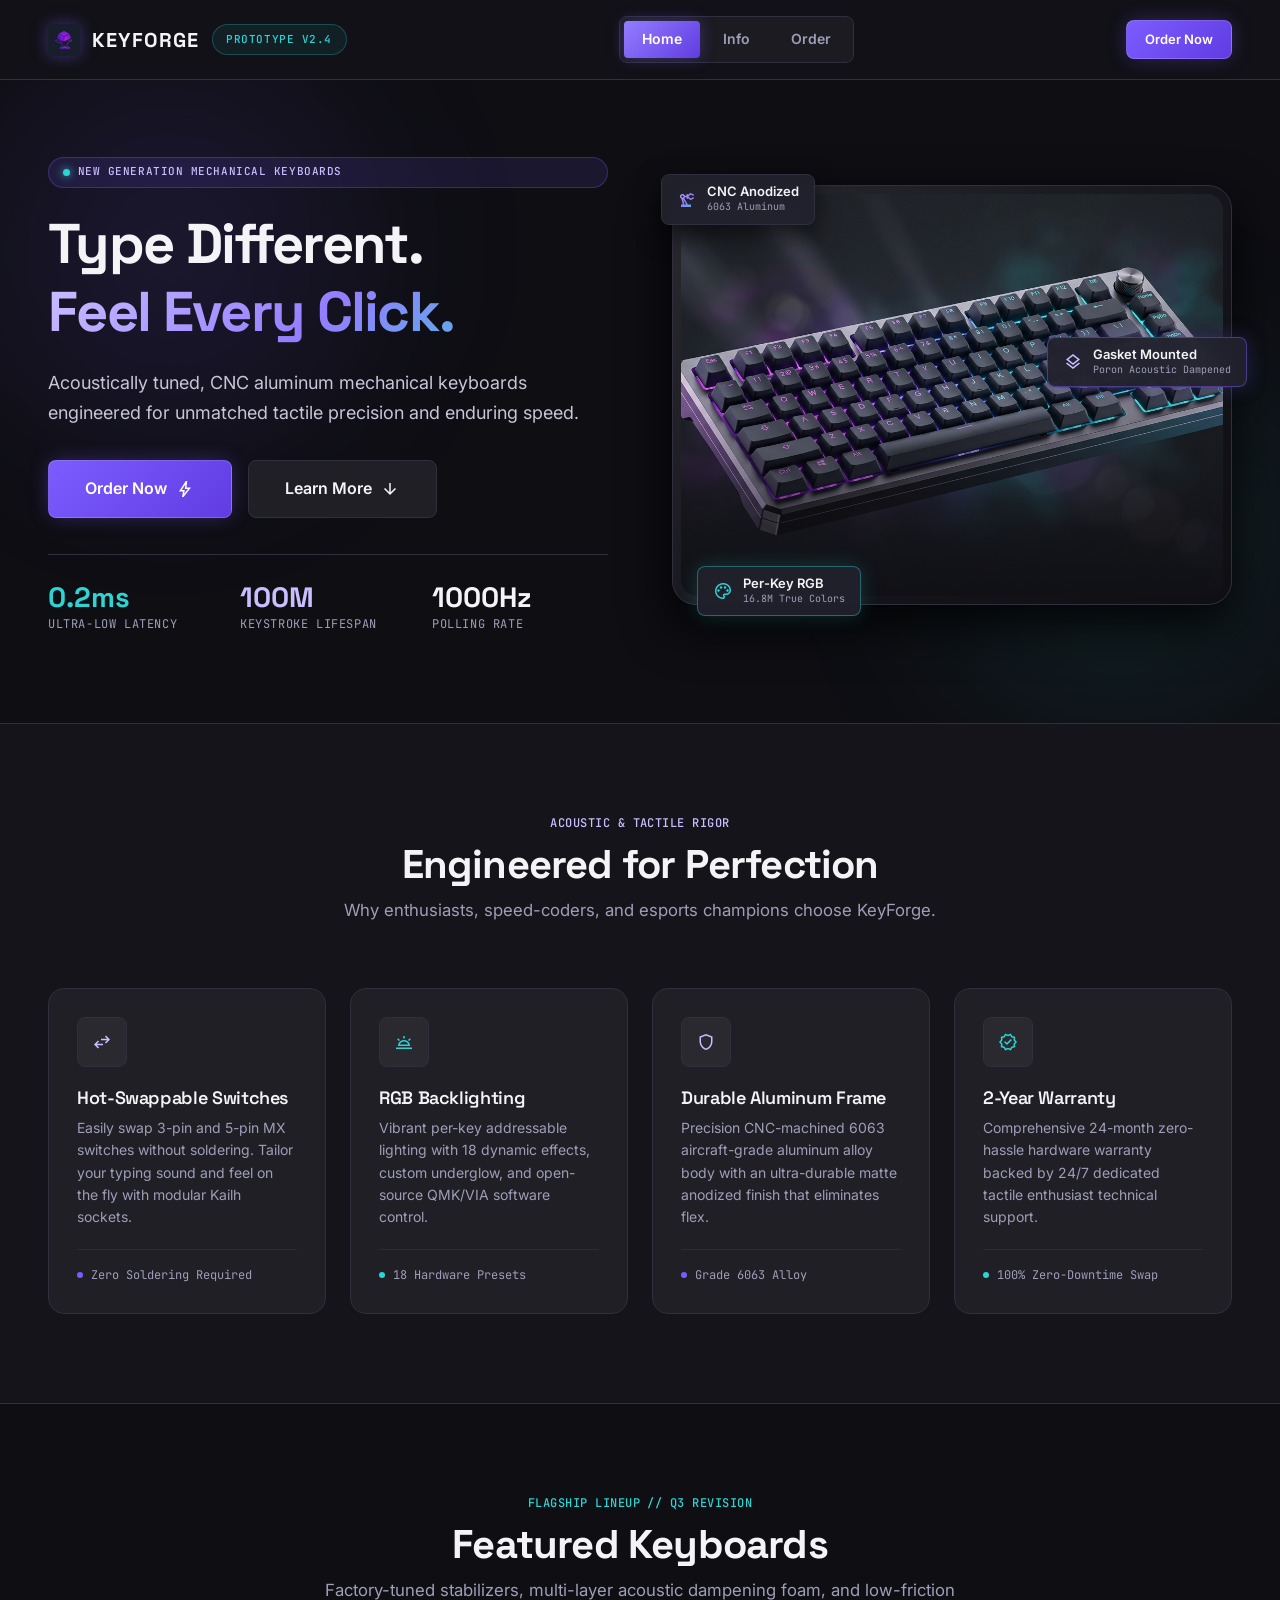
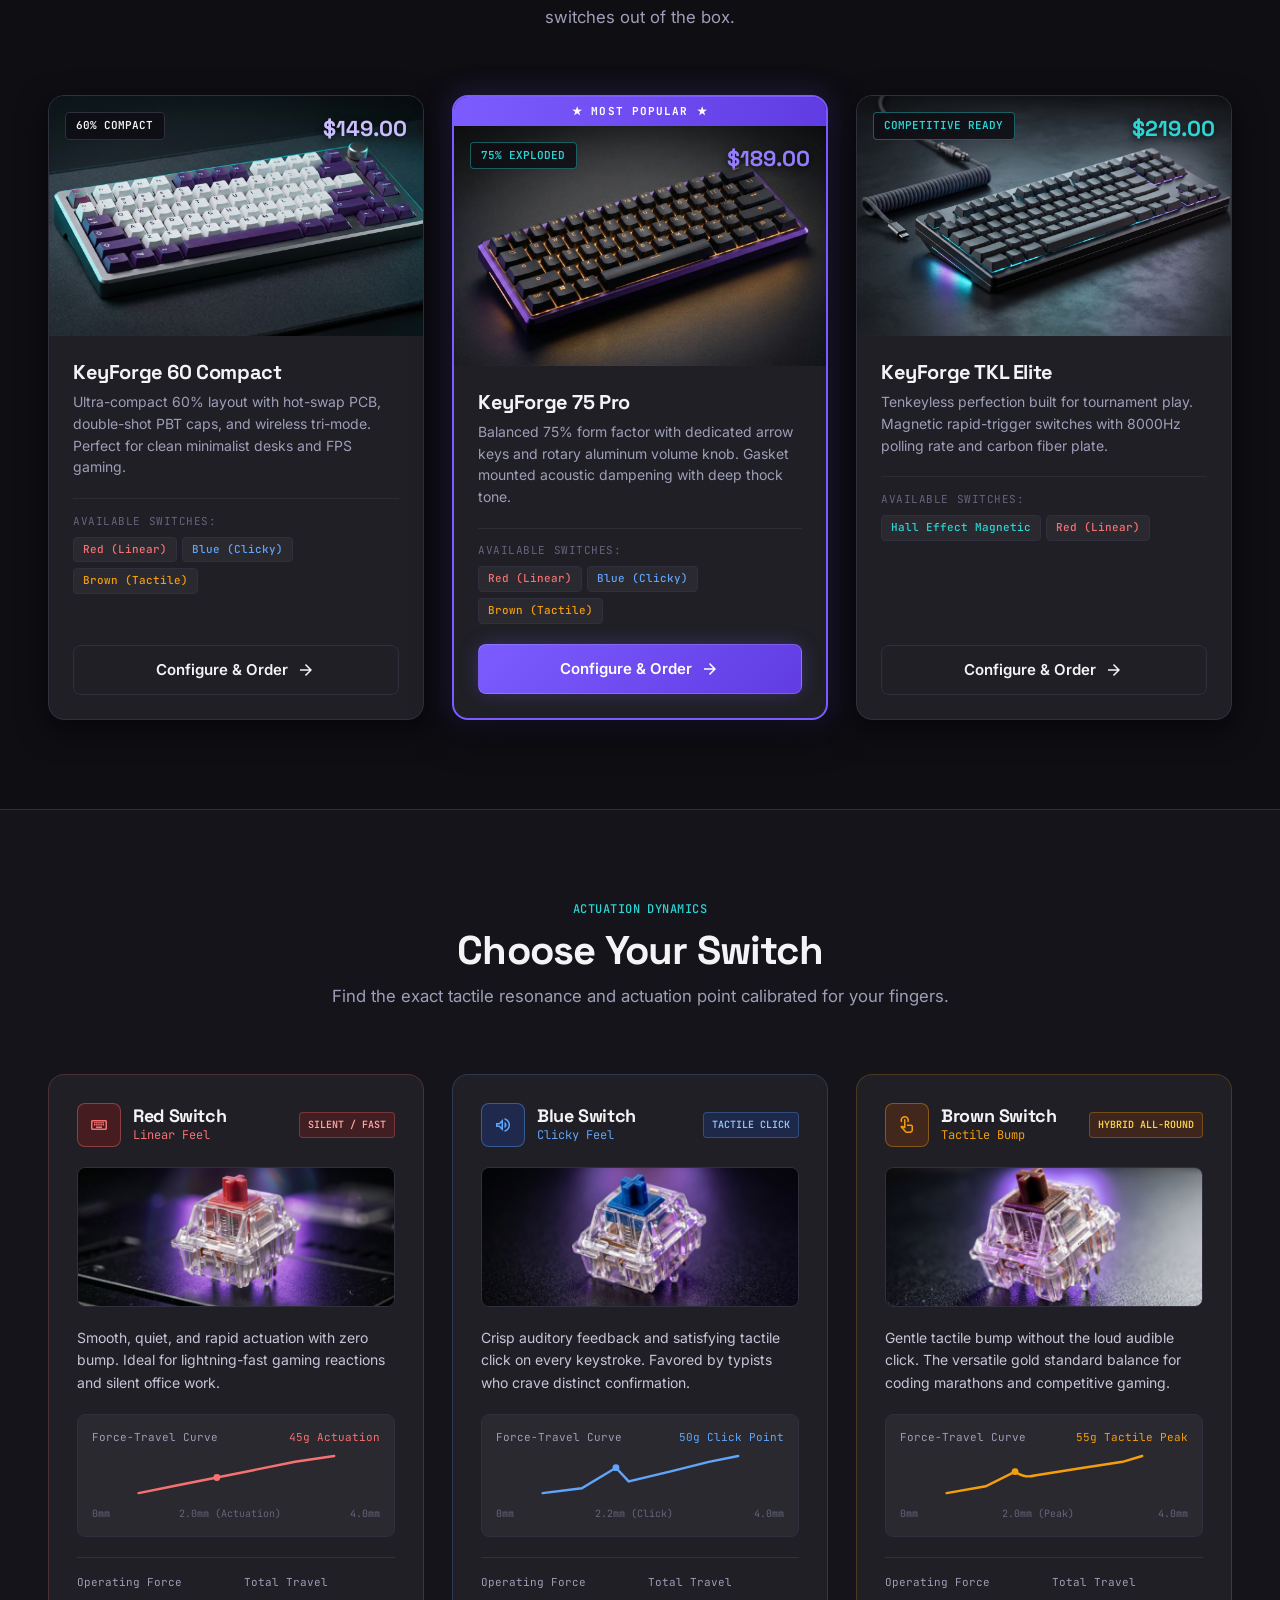
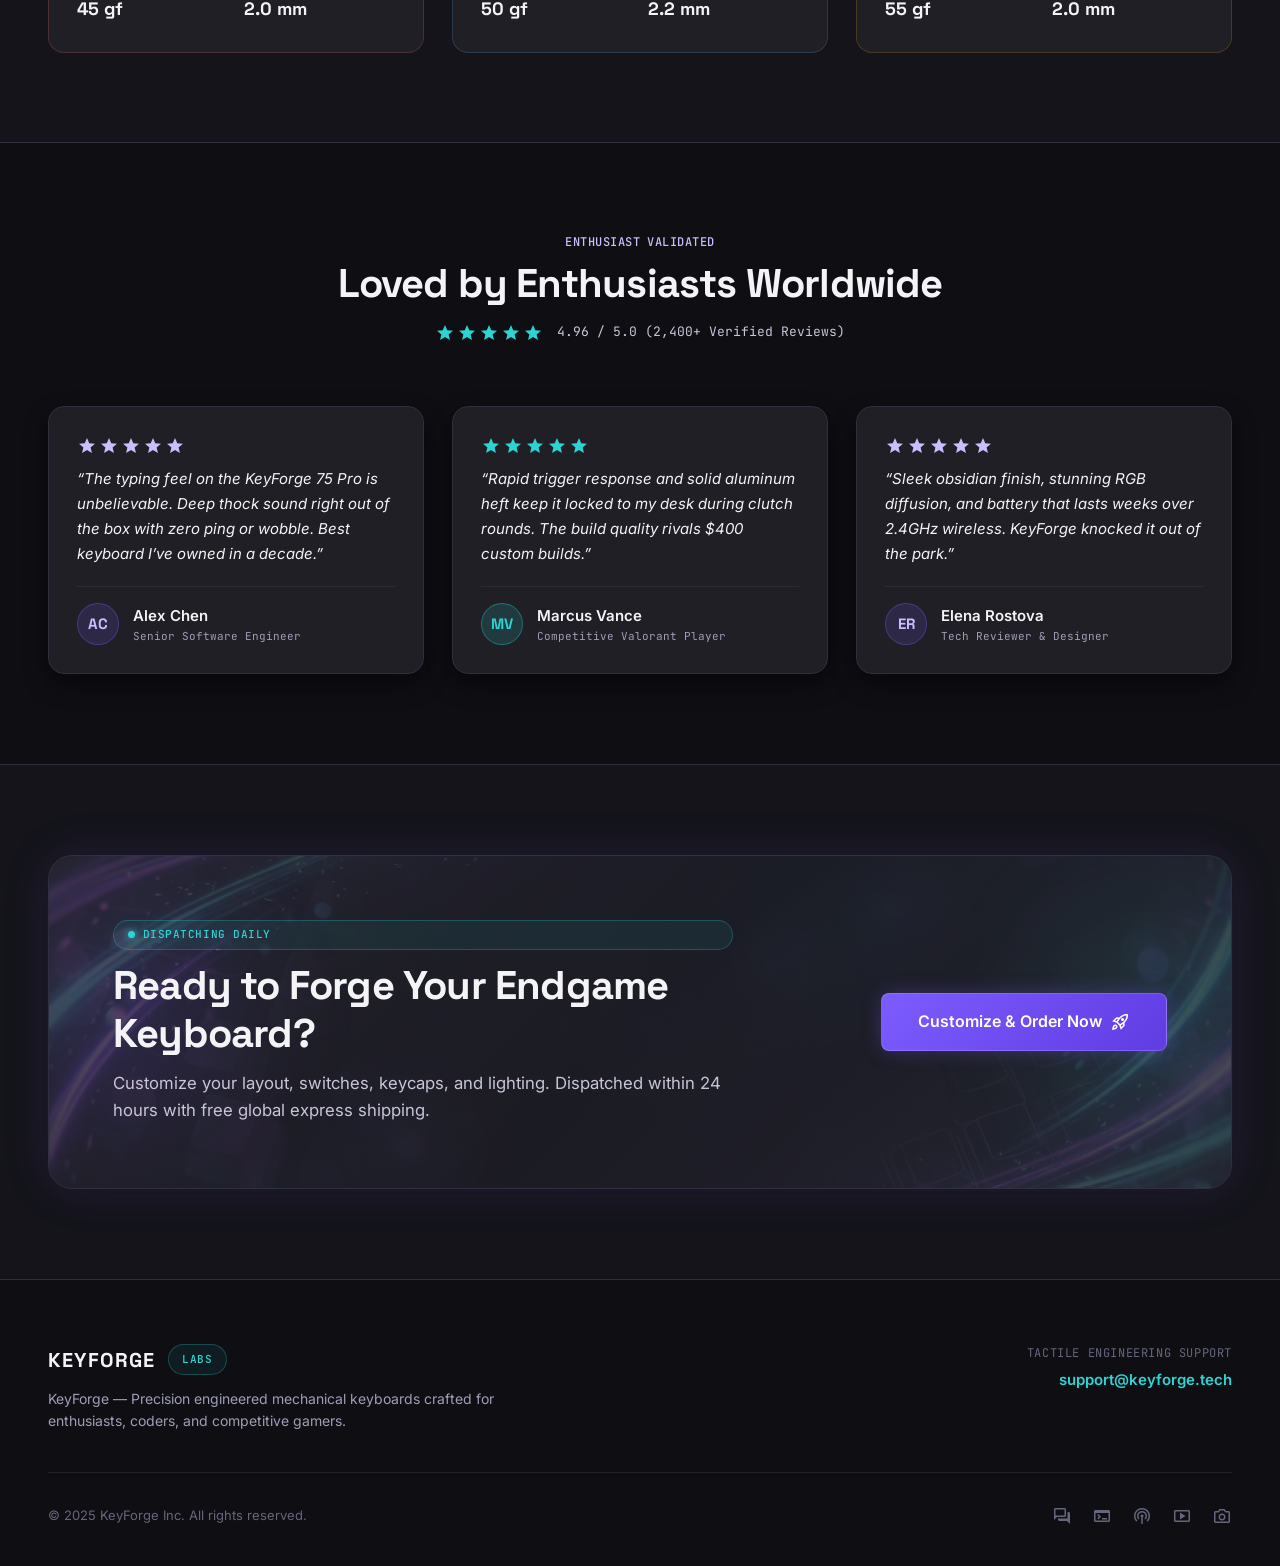
<file: index.html>
<!DOCTYPE html>
<html lang="en">
<head>
  <meta charset="UTF-8">
  <meta name="viewport" content="width=device-width, initial-scale=1.0">
  <title>KeyForge — Premium Mechanical Keyboards</title>
  
  <!-- Google Fonts: Space Grotesk (Headings), Inter (Body), JetBrains Mono (Specs) -->
  <link rel="preconnect" href="https://fonts.googleapis.com">
  <link rel="preconnect" href="https://fonts.gstatic.com" crossorigin>
  <link href="https://fonts.googleapis.com/css2?family=Inter:wght@400;500;600&family=JetBrains+Mono:wght@500;600&family=Space+Grotesk:wght@600;700&display=swap" rel="stylesheet">
  
  <!-- Google Material Symbols Outlined (for clean cybernetic icons) -->
  <link href="https://fonts.googleapis.com/css2?family=Material+Symbols+Outlined:opsz,wght,FILL,GRAD@24,400,0,0" rel="stylesheet">

  <!-- Shared External Stylesheet -->
  <link rel="stylesheet" href="css/style.css">
</head>
<body>

  <!-- =========================================================================
       1. GLOBAL NAVIGATION HEADER
       Shared across all pages, with current page link highlighted
       ========================================================================= -->
  <header class="site-header">
    <div class="container navbar">
      
      <!-- Brand Logo & Spec Version Tag -->
      <a href="index.html" class="brand-logo" aria-label="KeyForge Home">
        <img src="images/logo.png" alt="KeyForge Emblem Logo" class="logo-img">
        <span class="brand-name">KeyForge</span>
        <span class="badge-pill badge-cyan">PROTOTYPE v2.4</span>
      </a>

      <!-- Desktop Navigation Links (Pill Container) -->
      <nav class="nav-links-wrap" aria-label="Primary Navigation">
        <a href="index.html" class="nav-link active" aria-current="page">Home</a>
        <a href="info.html" class="nav-link">Info</a>
        <a href="order.html" class="nav-link">Order</a>
      </nav>

      <!-- Desktop Header Actions -->
      <div class="header-actions">
        <a href="order.html" class="btn btn-primary btn-sm header-cta-btn">Order Now</a>
        
        <!-- Mobile Menu Toggle Button (Hamburger) -->
        <button class="mobile-menu-btn" id="mobile-menu-btn" aria-label="Toggle navigation menu" aria-expanded="false">
          <span class="icon">menu</span>
        </button>
      </div>

    </div>

    <!-- Mobile Navigation Drawer -->
    <div class="mobile-nav-drawer" id="mobile-nav-drawer">
      <a href="index.html" class="mobile-nav-link active">
        <span>Home</span>
        <span class="icon">arrow_forward</span>
      </a>
      <a href="info.html" class="mobile-nav-link">
        <span>Product Info &amp; Specs</span>
        <span class="icon">arrow_forward</span>
      </a>
      <a href="order.html" class="mobile-nav-link">
        <span>Order Configurator</span>
        <span class="icon">arrow_forward</span>
      </a>
      <a href="order.html" class="btn btn-primary btn-lg">Order Now</a>
    </div>
  </header>

  <!-- =========================================================================
       2. MAIN CONTENT AREA
       ========================================================================= -->
  <main class="main-content">

    <!-- HERO SECTION -->
    <section class="hero-section" id="hero">
      <!-- Ambient Lighting Blobs -->
      <div class="hero-ambient-glow hero-glow-1"></div>
      <div class="hero-ambient-glow hero-glow-2"></div>

      <div class="container">
        <div class="hero-grid">

          <!-- Left Column: Copy & Actions -->
          <div class="hero-content">
            
            <!-- Cyber Badge -->
            <div class="badge-pill badge-violet">
              <span class="pulse-dot"></span>
              <span>NEW GENERATION MECHANICAL KEYBOARDS</span>
            </div>

            <!-- Main Headline -->
            <h1 class="font-display">
              <span>Type Different.</span>
              <span class="text-gradient">Feel Every Click.</span>
            </h1>

            <!-- Narrative Description -->
            <p class="hero-description">
              Acoustically tuned, CNC aluminum mechanical keyboards engineered for unmatched tactile precision and enduring speed.
            </p>

            <!-- Action Buttons -->
            <div class="hero-actions">
              <a href="order.html" class="btn btn-primary btn-lg">
                <span>Order Now</span>
                <span class="icon">bolt</span>
              </a>
              <a href="#why-keyforge" class="btn btn-secondary btn-lg" id="learn-more-btn">
                <span>Learn More</span>
                <span class="icon">arrow_downward</span>
              </a>
            </div>

            <!-- Hardware Telemetry Micro-Stats -->
            <div class="hero-stats">
              <div class="stat-item">
                <span class="stat-number cyan">0.2ms</span>
                <span class="stat-label">Ultra-low Latency</span>
              </div>
              <div class="stat-item">
                <span class="stat-number violet">100M</span>
                <span class="stat-label">Keystroke Lifespan</span>
              </div>
              <div class="stat-item">
                <span class="stat-number">1000Hz</span>
                <span class="stat-label">Polling Rate</span>
              </div>
            </div>

          </div>

          <!-- Right Column: Visual Showcase -->
          <div class="hero-showcase">
            <div class="showcase-frame">
              <div class="showcase-img-wrap">
                <img src="images/hero.jpg" alt="KeyForge flagship custom mechanical keyboard with CNC aluminum chassis and RGB underglow">
                <div class="showcase-vignette"></div>
              </div>

              <!-- Floating Spec Badge 1 -->
              <div class="floating-spec-badge badge-top-left">
                <span class="icon text-gradient">precision_manufacturing</span>
                <div class="badge-text-group">
                  <span class="badge-title">CNC Anodized</span>
                  <span class="badge-sub">6063 Aluminum</span>
                </div>
              </div>

              <!-- Floating Spec Badge 2 -->
              <div class="floating-spec-badge badge-mid-right">
                <span class="icon" style="color: var(--color-primary-dim);">layers</span>
                <div class="badge-text-group">
                  <span class="badge-title">Gasket Mounted</span>
                  <span class="badge-sub">Poron Acoustic Dampened</span>
                </div>
              </div>

              <!-- Floating Spec Badge 3 -->
              <div class="floating-spec-badge badge-bottom-left">
                <span class="icon" style="color: var(--color-secondary);">palette</span>
                <div class="badge-text-group">
                  <span class="badge-title">Per-Key RGB</span>
                  <span class="badge-sub">16.8M True Colors</span>
                </div>
              </div>

            </div>
          </div>

        </div>
      </div>
    </section>

    <!-- "WHY KEYFORGE" SECTION -->
    <section class="features-section section-py section-border-top" id="why-keyforge">
      <div class="container">
        
        <!-- Section Header -->
        <div class="section-header">
          <span class="font-mono-spec" style="color: var(--color-primary-dim);">Acoustic &amp; Tactile Rigor</span>
          <h2 class="font-headline-xl">Engineered for Perfection</h2>
          <p>Why enthusiasts, speed-coders, and esports champions choose KeyForge.</p>
        </div>

        <!-- 4-Column Feature Grid -->
        <div class="features-grid">

          <!-- Feature 1: Hot-Swappable Switches -->
          <article class="feature-card">
            <div class="feature-icon-wrap">
              <span class="icon">swap_horiz</span>
            </div>
            <h3 class="feature-title">Hot-Swappable Switches</h3>
            <p class="feature-desc">
              Easily swap 3-pin and 5-pin MX switches without soldering. Tailor your typing sound and feel on the fly with modular Kailh sockets.
            </p>
            <div class="feature-footer-tag">
              <span class="dot"></span>
              <span>Zero Soldering Required</span>
            </div>
          </article>

          <!-- Feature 2: RGB Backlighting -->
          <article class="feature-card cyan-card">
            <div class="feature-icon-wrap">
              <span class="icon">wb_twilight</span>
            </div>
            <h3 class="feature-title">RGB Backlighting</h3>
            <p class="feature-desc">
              Vibrant per-key addressable lighting with 18 dynamic effects, custom underglow, and open-source QMK/VIA software control.
            </p>
            <div class="feature-footer-tag">
              <span class="dot"></span>
              <span>18 Hardware Presets</span>
            </div>
          </article>

          <!-- Feature 3: Durable Aluminum Frame -->
          <article class="feature-card">
            <div class="feature-icon-wrap">
              <span class="icon">shield</span>
            </div>
            <h3 class="feature-title">Durable Aluminum Frame</h3>
            <p class="feature-desc">
              Precision CNC-machined 6063 aircraft-grade aluminum alloy body with an ultra-durable matte anodized finish that eliminates flex.
            </p>
            <div class="feature-footer-tag">
              <span class="dot"></span>
              <span>Grade 6063 Alloy</span>
            </div>
          </article>

          <!-- Feature 4: 2-Year Warranty -->
          <article class="feature-card cyan-card">
            <div class="feature-icon-wrap">
              <span class="icon">verified</span>
            </div>
            <h3 class="feature-title">2-Year Warranty</h3>
            <p class="feature-desc">
              Comprehensive 24-month zero-hassle hardware warranty backed by 24/7 dedicated tactile enthusiast technical support.
            </p>
            <div class="feature-footer-tag">
              <span class="dot"></span>
              <span>100% Zero-Downtime Swap</span>
            </div>
          </article>

        </div>
      </div>
    </section>

    <!-- "FEATURED KEYBOARDS" SECTION -->
    <section class="keyboards-section section-py section-border-top" id="keyboards">
      <div class="container">
        
        <!-- Section Header -->
        <div class="section-header">
          <span class="font-mono-spec" style="color: var(--color-secondary);">Flagship Lineup // Q3 Revision</span>
          <h2 class="font-headline-xl">Featured Keyboards</h2>
          <p>Factory-tuned stabilizers, multi-layer acoustic dampening foam, and low-friction switches out of the box.</p>
        </div>

        <!-- 3 Product Cards in a Single Row -->
        <div class="products-grid">

          <!-- Product 1: KeyForge 60 Compact -->
          <article class="product-card">
            <div class="product-img-wrap">
              <img src="images/keyboard-60.jpg" alt="KeyForge 60 Compact minimalist mechanical keyboard in charcoal black">
              <span class="product-tag">60% COMPACT</span>
              <span class="product-price-badge">$149.00</span>
            </div>
            <div class="product-card-body">
              <div class="product-info-wrap">
                <h3 class="product-title">KeyForge 60 Compact</h3>
                <p class="product-desc">
                  Ultra-compact 60% layout with hot-swap PCB, double-shot PBT caps, and wireless tri-mode. Perfect for clean minimalist desks and FPS gaming.
                </p>
              </div>
              <div class="product-switches-block">
                <span class="switches-title">Available Switches:</span>
                <div class="switch-pills-row">
                  <span class="switch-pill red">Red (Linear)</span>
                  <span class="switch-pill blue">Blue (Clicky)</span>
                  <span class="switch-pill brown">Brown (Tactile)</span>
                </div>
              </div>
              <div class="product-btn-wrap">
                <a href="order.html" class="btn btn-secondary">
                  <span>Configure &amp; Order</span>
                  <span class="icon">arrow_forward</span>
                </a>
              </div>
            </div>
          </article>

          <!-- Product 2: KeyForge 75 Pro (MOST POPULAR) -->
          <article class="product-card popular-card">
            <div class="popular-banner">★ MOST POPULAR ★</div>
            <div class="product-img-wrap">
              <img src="images/keyboard-75.jpg" alt="KeyForge 75 Pro mechanical keyboard with rotary aluminum knob and purple backlighting">
              <span class="product-tag cyan">75% EXPLODED</span>
              <span class="product-price-badge">$189.00</span>
            </div>
            <div class="product-card-body">
              <div class="product-info-wrap">
                <h3 class="product-title">KeyForge 75 Pro</h3>
                <p class="product-desc">
                  Balanced 75% form factor with dedicated arrow keys and rotary aluminum volume knob. Gasket mounted acoustic dampening with deep thock tone.
                </p>
              </div>
              <div class="product-switches-block">
                <span class="switches-title">Available Switches:</span>
                <div class="switch-pills-row">
                  <span class="switch-pill red">Red (Linear)</span>
                  <span class="switch-pill blue">Blue (Clicky)</span>
                  <span class="switch-pill brown">Brown (Tactile)</span>
                </div>
              </div>
              <div class="product-btn-wrap">
                <a href="order.html" class="btn btn-primary">
                  <span>Configure &amp; Order</span>
                  <span class="icon">arrow_forward</span>
                </a>
              </div>
            </div>
          </article>

          <!-- Product 3: KeyForge TKL Elite -->
          <article class="product-card">
            <div class="product-img-wrap">
              <img src="images/keyboard-tkl.jpg" alt="KeyForge TKL Elite esports tournament tenkeyless mechanical keyboard with cyan lighting">
              <span class="product-tag cyan">COMPETITIVE READY</span>
              <span class="product-price-badge" style="color: var(--color-secondary);">$219.00</span>
            </div>
            <div class="product-card-body">
              <div class="product-info-wrap">
                <h3 class="product-title">KeyForge TKL Elite</h3>
                <p class="product-desc">
                  Tenkeyless perfection built for tournament play. Magnetic rapid-trigger switches with 8000Hz polling rate and carbon fiber plate.
                </p>
              </div>
              <div class="product-switches-block">
                <span class="switches-title">Available Switches:</span>
                <div class="switch-pills-row">
                  <span class="switch-pill cyan">Hall Effect Magnetic</span>
                  <span class="switch-pill red">Red (Linear)</span>
                </div>
              </div>
              <div class="product-btn-wrap">
                <a href="order.html" class="btn btn-secondary">
                  <span>Configure &amp; Order</span>
                  <span class="icon">arrow_forward</span>
                </a>
              </div>
            </div>
          </article>

        </div>
      </div>
    </section>

    <!-- "CHOOSE YOUR SWITCH" SECTION -->
    <section class="switches-section section-py section-border-top" id="switches">
      <div class="container">
        
        <!-- Section Header -->
        <div class="section-header">
          <span class="font-mono-spec" style="color: var(--color-secondary);">Actuation Dynamics</span>
          <h2 class="font-headline-xl">Choose Your Switch</h2>
          <p>Find the exact tactile resonance and actuation point calibrated for your fingers.</p>
        </div>

        <!-- 3 Switch Cards -->
        <div class="switches-grid">

          <!-- Switch 1: Red Linear -->
          <article class="switch-card card-red">
            <div class="switch-card-header">
              <div class="switch-header-left">
                <div class="switch-icon-box">
                  <span class="icon">keyboard</span>
                </div>
                <div class="switch-name-group">
                  <h3 class="switch-name">Red Switch</h3>
                  <span class="switch-feel-label">Linear Feel</span>
                </div>
              </div>
              <span class="switch-tag">SILENT / FAST</span>
            </div>

            <!-- Switch Visual Asset -->
            <div class="switch-preview-thumb">
              <img src="images/switch-red.jpg" alt="KeyForge Linear Red Switch" class="switch-thumb-img">
            </div>

            <p class="switch-desc">
              Smooth, quiet, and rapid actuation with zero bump. Ideal for lightning-fast gaming reactions and silent office work.
            </p>

            <!-- Force Curve SVG Chart -->
            <div class="curve-box">
              <div class="curve-legend">
                <span>Force-Travel Curve</span>
                <span style="color: var(--switch-red);">45g Actuation</span>
              </div>
              <svg class="curve-svg" viewBox="0 0 200 45" fill="none">
                <path d="M 0 40 L 40 32 L 80 24 L 120 16 L 160 8 L 200 2" stroke="var(--switch-red)" stroke-width="2.5" stroke-linecap="round"></path>
                <circle cx="80" cy="24" r="3.5" fill="var(--switch-red)"></circle>
              </svg>
              <div class="curve-axis">
                <span>0mm</span>
                <span>2.0mm (Actuation)</span>
                <span>4.0mm</span>
              </div>
            </div>

            <!-- Specs Table -->
            <div class="switch-metrics-row">
              <div class="metric-col">
                <span class="metric-label">Operating Force</span>
                <span class="metric-val">45 gf</span>
              </div>
              <div class="metric-col">
                <span class="metric-label">Total Travel</span>
                <span class="metric-val">2.0 mm</span>
              </div>
            </div>
          </article>

          <!-- Switch 2: Blue Clicky -->
          <article class="switch-card card-blue">
            <div class="switch-card-header">
              <div class="switch-header-left">
                <div class="switch-icon-box">
                  <span class="icon">volume_up</span>
                </div>
                <div class="switch-name-group">
                  <h3 class="switch-name">Blue Switch</h3>
                  <span class="switch-feel-label">Clicky Feel</span>
                </div>
              </div>
              <span class="switch-tag">TACTILE CLICK</span>
            </div>

            <!-- Switch Visual Asset -->
            <div class="switch-preview-thumb">
              <img src="images/switch-blue.jpg" alt="KeyForge Clicky Blue Switch" class="switch-thumb-img">
            </div>

            <p class="switch-desc">
              Crisp auditory feedback and satisfying tactile click on every keystroke. Favored by typists who crave distinct confirmation.
            </p>

            <!-- Force Curve SVG Chart -->
            <div class="curve-box">
              <div class="curve-legend">
                <span>Force-Travel Curve</span>
                <span style="color: var(--switch-blue);">50g Click Point</span>
              </div>
              <svg class="curve-svg" viewBox="0 0 200 45" fill="none">
                <path d="M 0 40 L 40 35 L 75 14 L 88 28 L 130 18 L 170 8 L 200 2" stroke="var(--switch-blue)" stroke-width="2.5" stroke-linecap="round"></path>
                <circle cx="75" cy="14" r="3.5" fill="var(--switch-blue)"></circle>
              </svg>
              <div class="curve-axis">
                <span>0mm</span>
                <span>2.2mm (Click)</span>
                <span>4.0mm</span>
              </div>
            </div>

            <!-- Specs Table -->
            <div class="switch-metrics-row">
              <div class="metric-col">
                <span class="metric-label">Operating Force</span>
                <span class="metric-val">50 gf</span>
              </div>
              <div class="metric-col">
                <span class="metric-label">Total Travel</span>
                <span class="metric-val">2.2 mm</span>
              </div>
            </div>
          </article>

          <!-- Switch 3: Brown Tactile -->
          <article class="switch-card card-brown">
            <div class="switch-card-header">
              <div class="switch-header-left">
                <div class="switch-icon-box">
                  <span class="icon">touch_app</span>
                </div>
                <div class="switch-name-group">
                  <h3 class="switch-name">Brown Switch</h3>
                  <span class="switch-feel-label">Tactile Bump</span>
                </div>
              </div>
              <span class="switch-tag">HYBRID ALL-ROUND</span>
            </div>

            <!-- Switch Visual Asset -->
            <div class="switch-preview-thumb">
              <img src="images/switch-brown.jpg" alt="KeyForge Tactile Brown Switch" class="switch-thumb-img">
            </div>

            <p class="switch-desc">
              Gentle tactile bump without the loud audible click. The versatile gold standard balance for coding marathons and competitive gaming.
            </p>

            <!-- Force Curve SVG Chart -->
            <div class="curve-box">
              <div class="curve-legend">
                <span>Force-Travel Curve</span>
                <span style="color: var(--switch-brown);">55g Tactile Peak</span>
              </div>
              <svg class="curve-svg" viewBox="0 0 200 45" fill="none">
                <path d="M 0 40 L 40 33 L 70 18 Q 80 25 90 22 L 140 14 L 180 8 L 200 2" stroke="var(--switch-brown)" stroke-width="2.5" stroke-linecap="round"></path>
                <circle cx="70" cy="18" r="3.5" fill="var(--switch-brown)"></circle>
              </svg>
              <div class="curve-axis">
                <span>0mm</span>
                <span>2.0mm (Peak)</span>
                <span>4.0mm</span>
              </div>
            </div>

            <!-- Specs Table -->
            <div class="switch-metrics-row">
              <div class="metric-col">
                <span class="metric-label">Operating Force</span>
                <span class="metric-val">55 gf</span>
              </div>
              <div class="metric-col">
                <span class="metric-label">Total Travel</span>
                <span class="metric-val">2.0 mm</span>
              </div>
            </div>
          </article>

        </div>
      </div>
    </section>

    <!-- CUSTOMER REVIEWS SECTION -->
    <section class="reviews-section section-py section-border-top" id="reviews">
      <div class="container">
        
        <!-- Section Header -->
        <div class="section-header">
          <span class="font-mono-spec" style="color: var(--color-primary-dim);">Enthusiast Validated</span>
          <h2 class="font-headline-xl">Loved by Enthusiasts Worldwide</h2>
          <div class="rating-header-summary">
            <div class="stars-row">
              <span class="icon star-filled">star</span>
              <span class="icon star-filled">star</span>
              <span class="icon star-filled">star</span>
              <span class="icon star-filled">star</span>
              <span class="icon star-filled">star</span>
            </div>
            <span class="rating-score-text">4.96 / 5.0 (2,400+ Verified Reviews)</span>
          </div>
        </div>

        <!-- 3 Testimonial Cards -->
        <div class="reviews-grid">

          <!-- Review 1: Alex Chen -->
          <article class="review-card">
            <div>
              <div class="review-stars violet">
                <span class="icon" style="font-variation-settings: 'FILL' 1;">star</span>
                <span class="icon" style="font-variation-settings: 'FILL' 1;">star</span>
                <span class="icon" style="font-variation-settings: 'FILL' 1;">star</span>
                <span class="icon" style="font-variation-settings: 'FILL' 1;">star</span>
                <span class="icon" style="font-variation-settings: 'FILL' 1;">star</span>
              </div>
              <blockquote class="review-quote">
                “The typing feel on the KeyForge 75 Pro is unbelievable. Deep thock sound right out of the box with zero ping or wobble. Best keyboard I’ve owned in a decade.”
              </blockquote>
            </div>
            <div class="review-author">
              <div class="author-avatar violet">AC</div>
              <div class="author-meta">
                <span class="author-name">Alex Chen</span>
                <span class="author-role">Senior Software Engineer</span>
              </div>
            </div>
          </article>

          <!-- Review 2: Marcus Vance -->
          <article class="review-card">
            <div>
              <div class="review-stars cyan">
                <span class="icon" style="font-variation-settings: 'FILL' 1;">star</span>
                <span class="icon" style="font-variation-settings: 'FILL' 1;">star</span>
                <span class="icon" style="font-variation-settings: 'FILL' 1;">star</span>
                <span class="icon" style="font-variation-settings: 'FILL' 1;">star</span>
                <span class="icon" style="font-variation-settings: 'FILL' 1;">star</span>
              </div>
              <blockquote class="review-quote">
                “Rapid trigger response and solid aluminum heft keep it locked to my desk during clutch rounds. The build quality rivals $400 custom builds.”
              </blockquote>
            </div>
            <div class="review-author">
              <div class="author-avatar cyan">MV</div>
              <div class="author-meta">
                <span class="author-name">Marcus Vance</span>
                <span class="author-role">Competitive Valorant Player</span>
              </div>
            </div>
          </article>

          <!-- Review 3: Elena Rostova -->
          <article class="review-card">
            <div>
              <div class="review-stars violet">
                <span class="icon" style="font-variation-settings: 'FILL' 1;">star</span>
                <span class="icon" style="font-variation-settings: 'FILL' 1;">star</span>
                <span class="icon" style="font-variation-settings: 'FILL' 1;">star</span>
                <span class="icon" style="font-variation-settings: 'FILL' 1;">star</span>
                <span class="icon" style="font-variation-settings: 'FILL' 1;">star</span>
              </div>
              <blockquote class="review-quote">
                “Sleek obsidian finish, stunning RGB diffusion, and battery that lasts weeks over 2.4GHz wireless. KeyForge knocked it out of the park.”
              </blockquote>
            </div>
            <div class="review-author">
              <div class="author-avatar violet">ER</div>
              <div class="author-meta">
                <span class="author-name">Elena Rostova</span>
                <span class="author-role">Tech Reviewer &amp; Designer</span>
              </div>
            </div>
          </article>

        </div>
      </div>
    </section>

    <!-- CALL-TO-ACTION BANNER -->
    <section class="cta-section section-py section-border-top" id="cta">
      <div class="container">
        <div class="cta-box">
          <div class="cta-ambient-glow-left"></div>
          <div class="cta-ambient-glow-right"></div>
          <img src="images/cta-bg.jpg" alt="KeyForge Light Trails" class="cta-bg-img">
          
          <div class="cta-content">
            <div class="badge-pill badge-cyan">
              <span class="pulse-dot"></span>
              <span>DISPATCHING DAILY</span>
            </div>
            <h2 class="font-headline-xl">Ready to Forge Your Endgame Keyboard?</h2>
            <p>Customize your layout, switches, keycaps, and lighting. Dispatched within 24 hours with free global express shipping.</p>
          </div>

          <div class="cta-btn-wrap">
            <a href="order.html" class="btn btn-primary btn-lg">
              <span>Customize &amp; Order Now</span>
              <span class="icon">rocket_launch</span>
            </a>
          </div>
        </div>
      </div>
    </section>

  </main>

  <!-- =========================================================================
       3. GLOBAL FOOTER
       Identical on all pages
       ========================================================================= -->
  <footer class="site-footer">
    <div class="container">
      
      <!-- Top Row: Brand & Engineering Support -->
      <div class="footer-top">
        <div class="footer-brand">
          <div class="footer-logo-row">
            <span class="brand-name">KeyForge</span>
            <span class="badge-pill badge-cyan">LABS</span>
          </div>
          <p class="footer-desc">
            KeyForge — Precision engineered mechanical keyboards crafted for enthusiasts, coders, and competitive gamers.
          </p>
        </div>

        <div class="footer-contact">
          <span class="contact-label">Tactile Engineering Support</span>
          <a href="mailto:support@keyforge.tech" class="contact-email">support@keyforge.tech</a>
        </div>
      </div>

      <!-- Bottom Row: Copyright & Social / Tech Links -->
      <div class="footer-bottom">
        <p>&copy; 2025 KeyForge Inc. All rights reserved.</p>

        <div class="footer-social-links">
          <a href="#" class="social-link" aria-label="Discord Community">
            <span class="icon">forum</span>
          </a>
          <a href="#" class="social-link" aria-label="Source Firmware">
            <span class="icon">terminal</span>
          </a>
          <a href="#" class="social-link" aria-label="Broadcast Stream">
            <span class="icon">podcasts</span>
          </a>
          <a href="#" class="social-link" aria-label="Acoustic Demos">
            <span class="icon">smart_display</span>
          </a>
          <a href="#" class="social-link" aria-label="Photo Gallery">
            <span class="icon">photo_camera</span>
          </a>
        </div>
      </div>

    </div>
  </footer>

  <!-- Shared External Vanilla JavaScript -->
  <script src="js/script.js"></script>
</body>
</html>
</file>
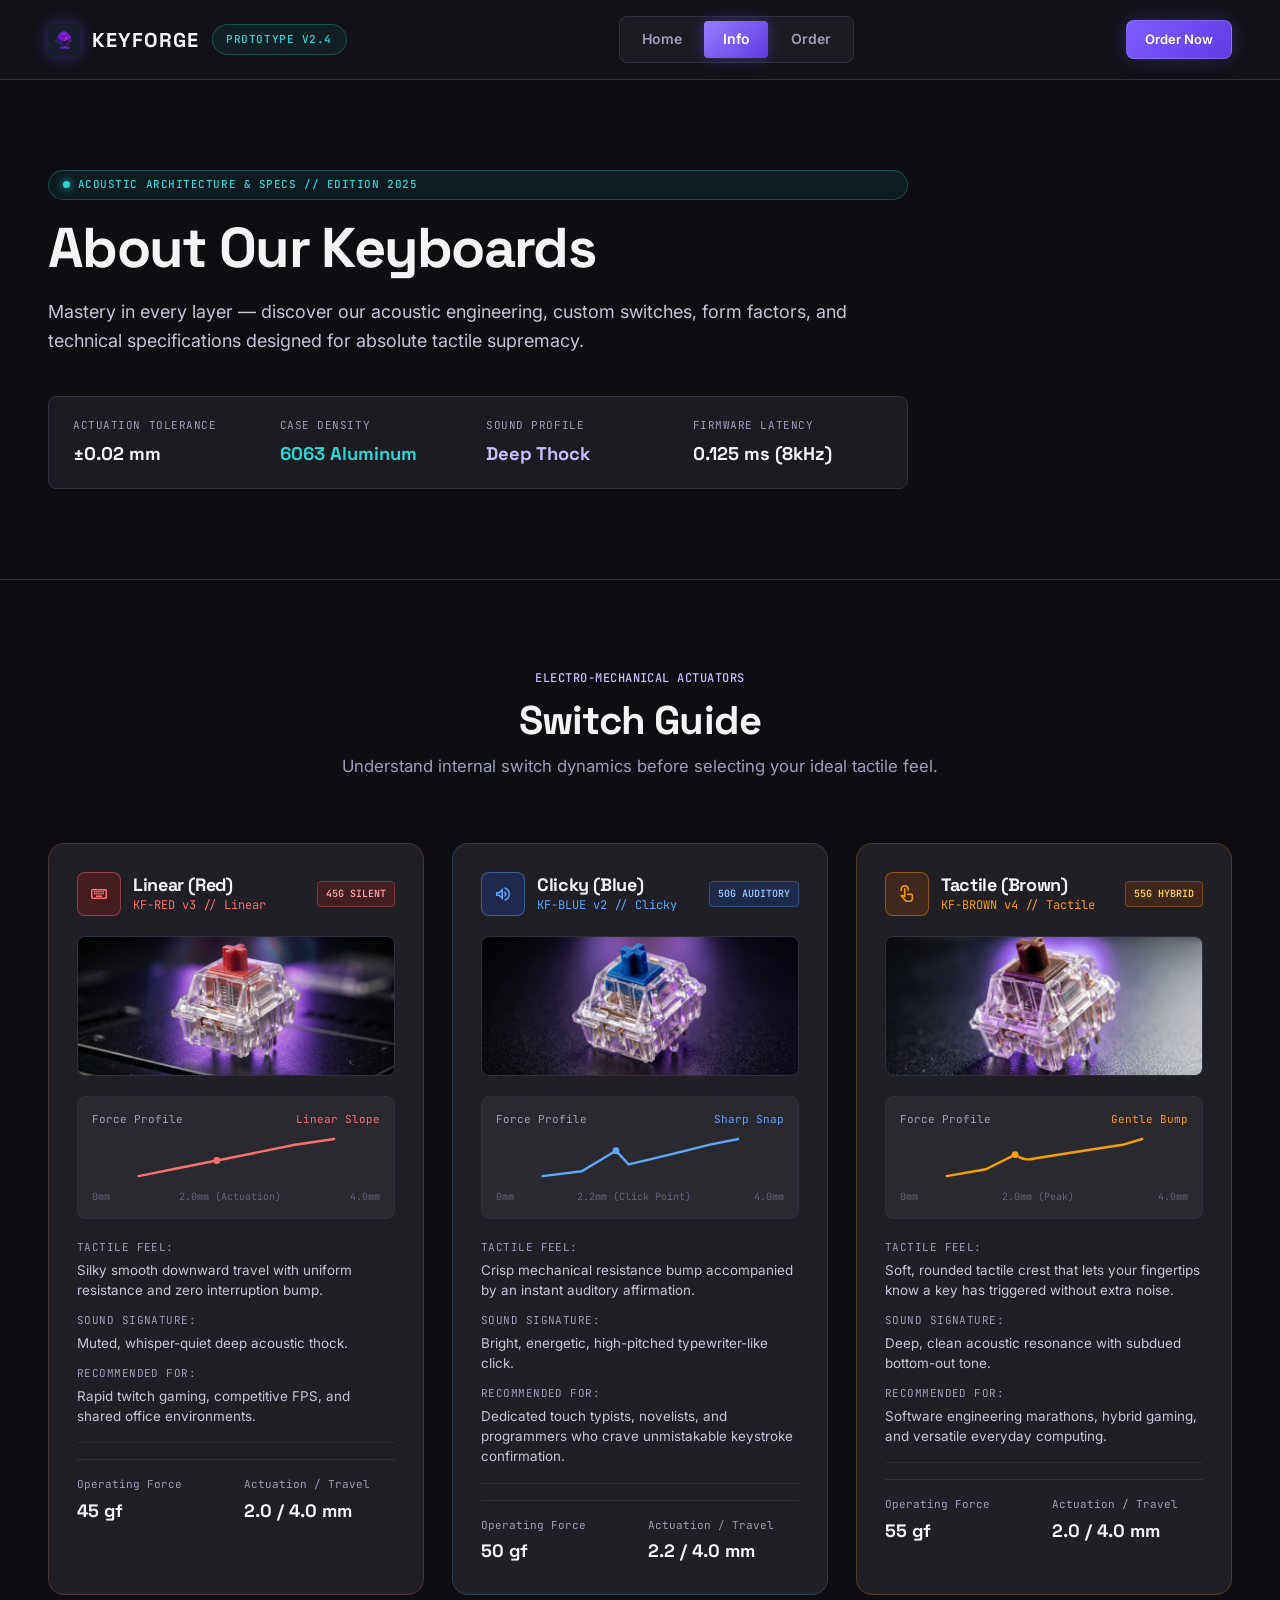
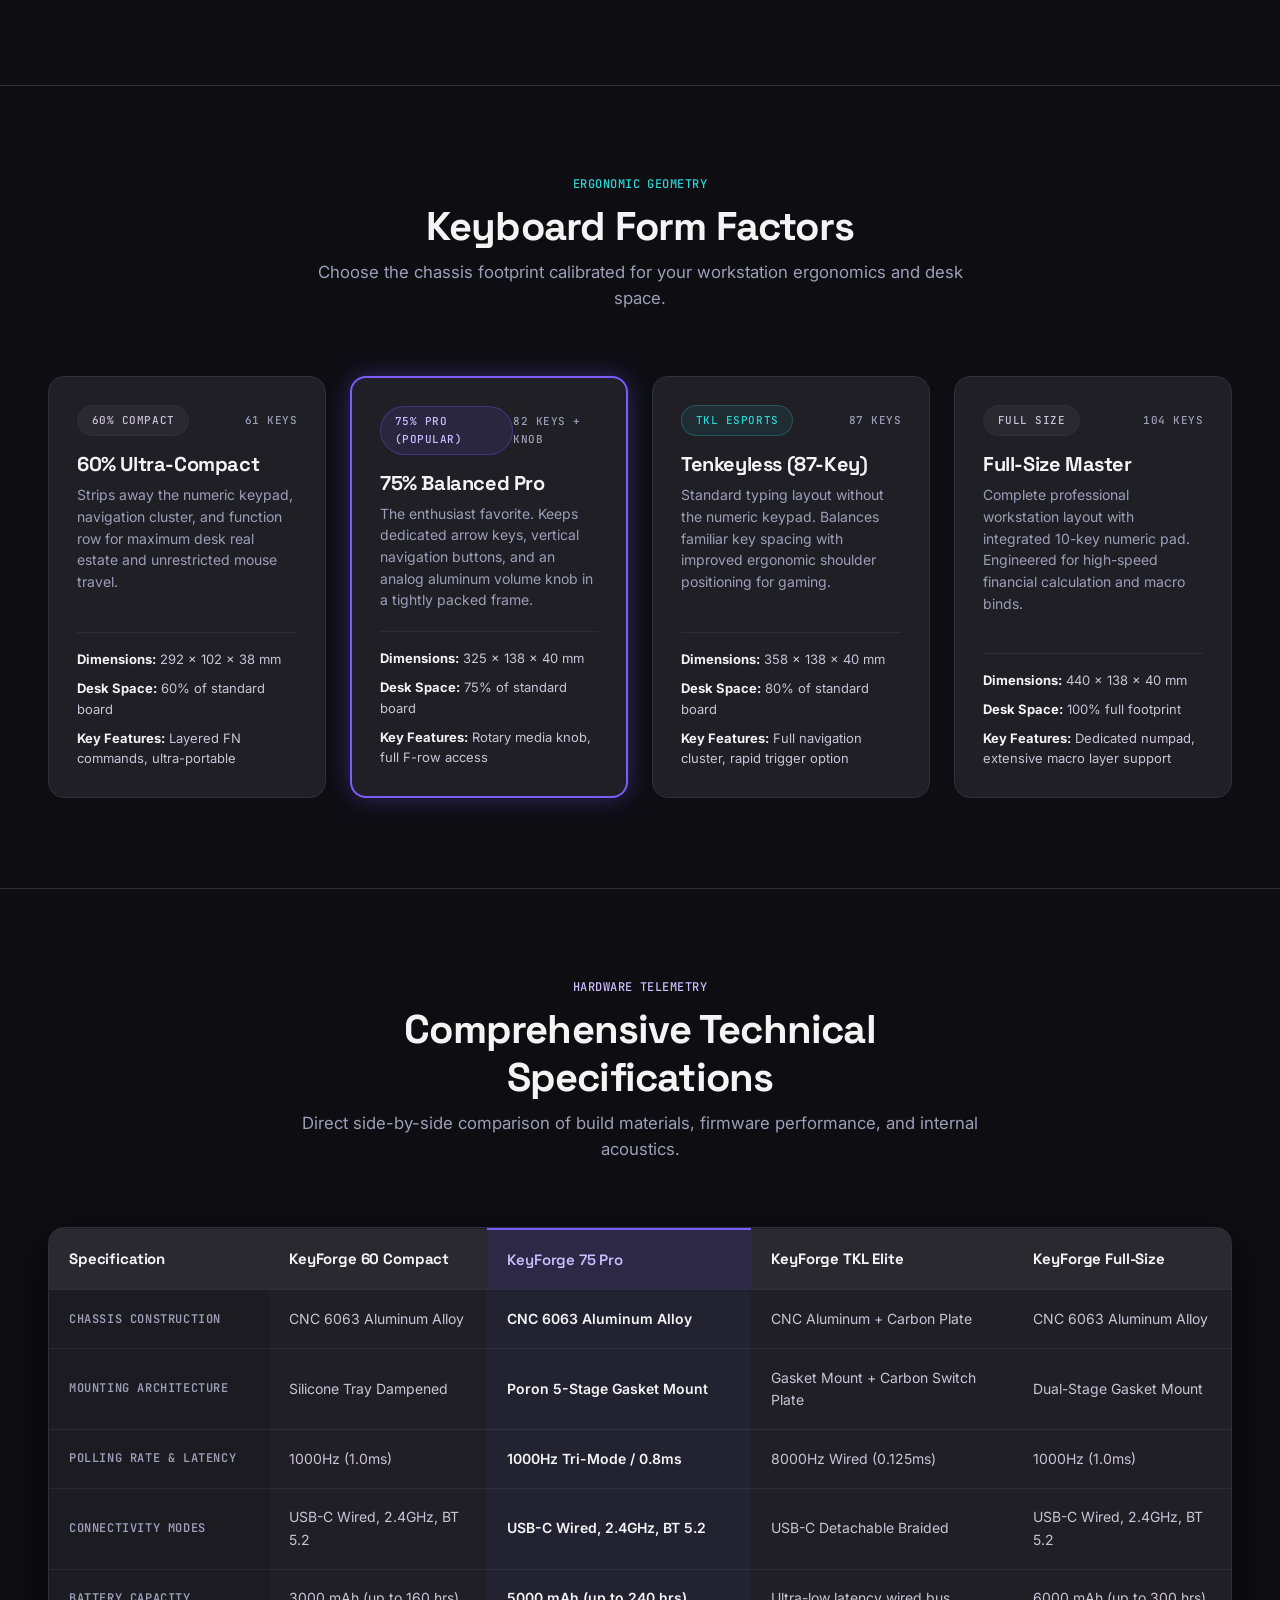
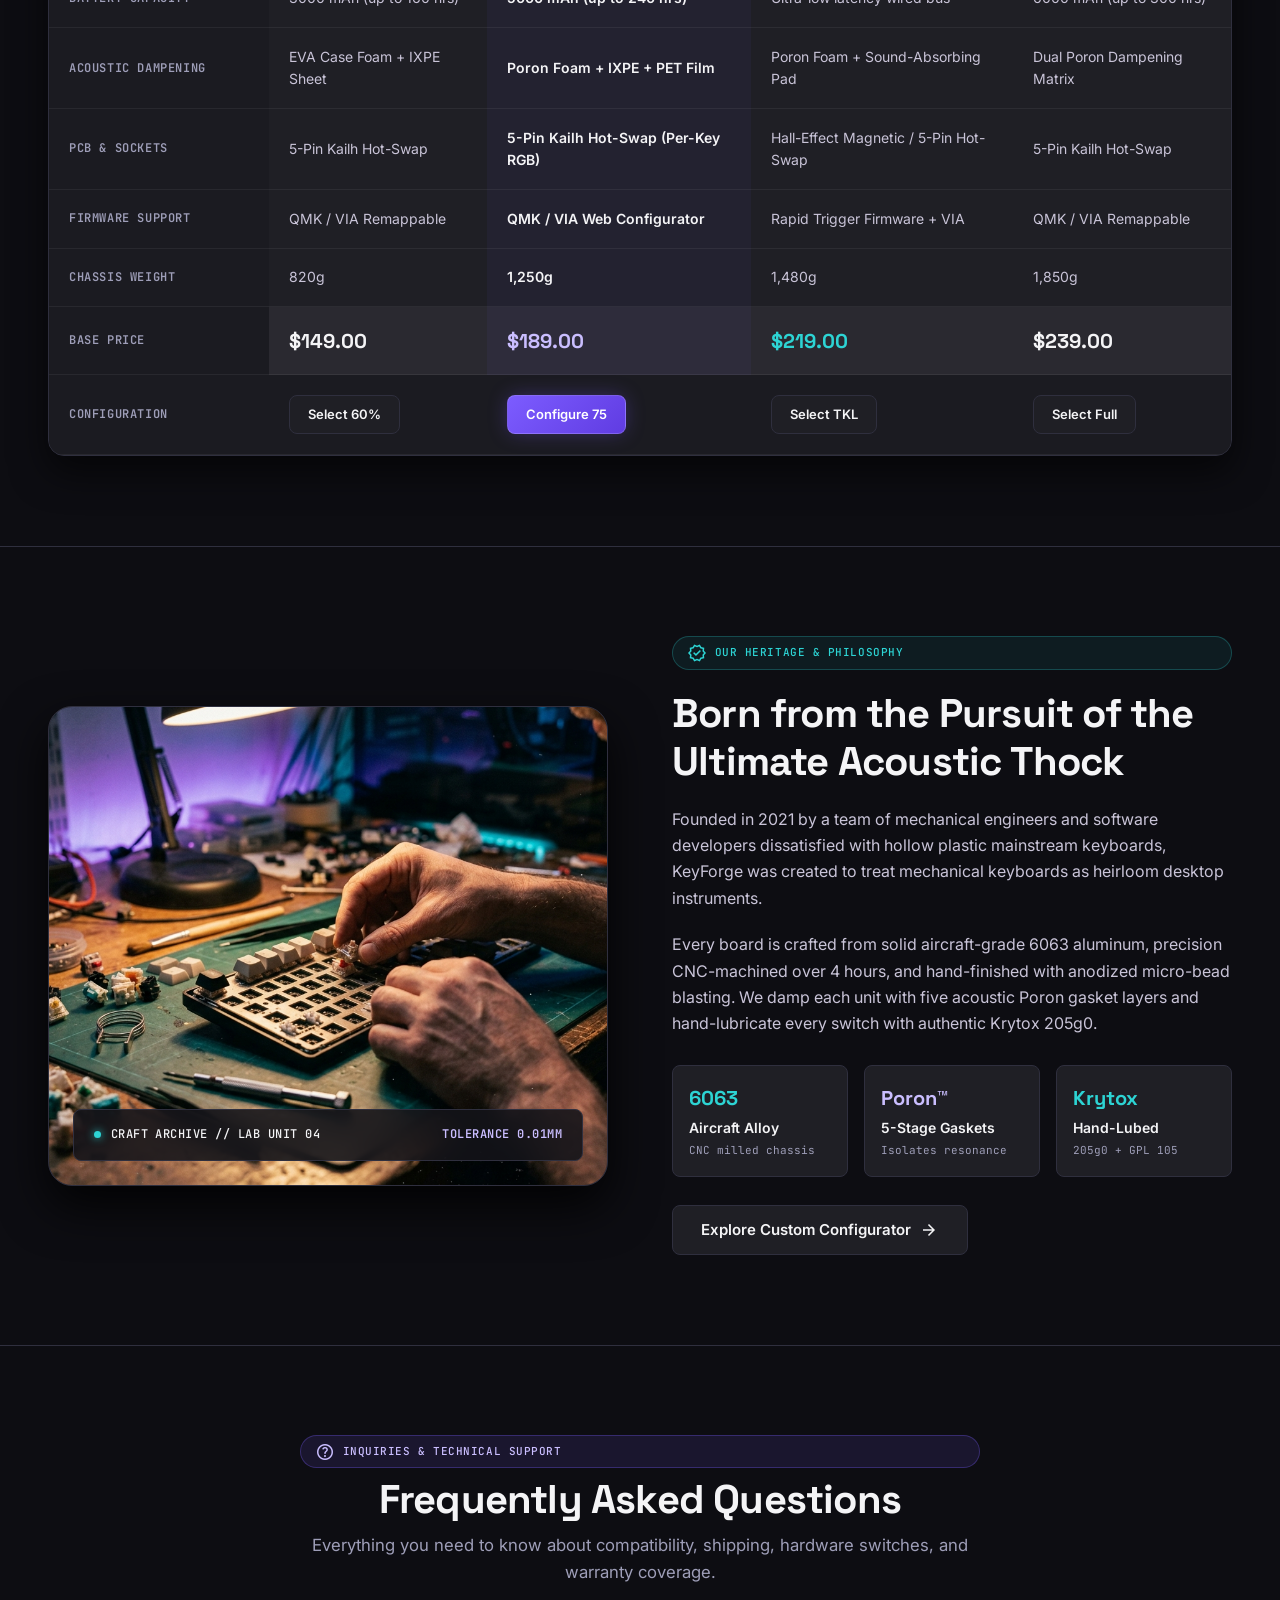
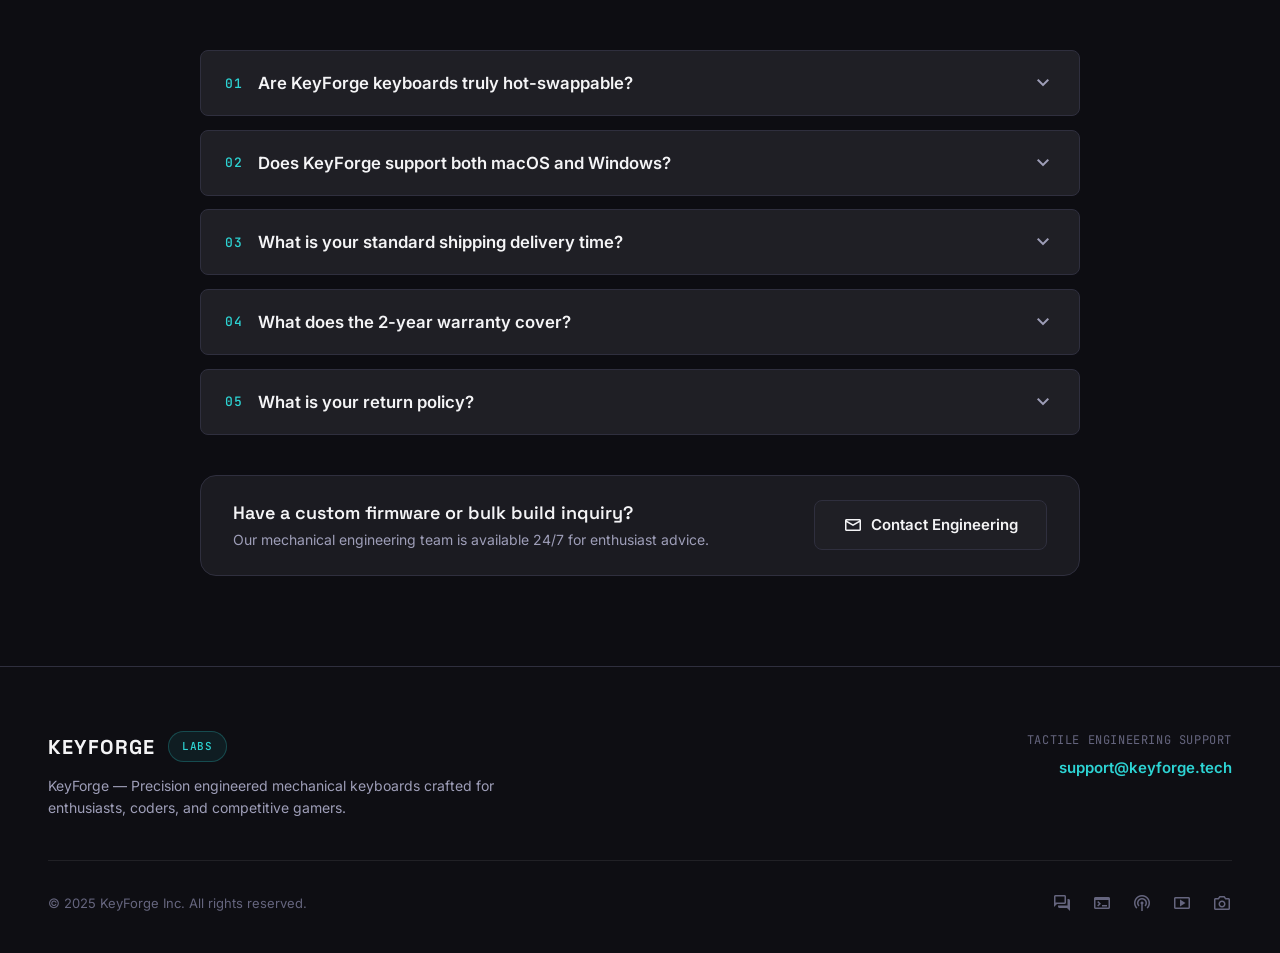
<file: info.html>
<!DOCTYPE html>
<html lang="en">
<head>
  <meta charset="UTF-8">
  <meta name="viewport" content="width=device-width, initial-scale=1.0">
  <title>KeyForge — Product Info &amp; Technical Specifications</title>
  
  <!-- Google Fonts: Space Grotesk (Headings), Inter (Body), JetBrains Mono (Specs) -->
  <link rel="preconnect" href="https://fonts.googleapis.com">
  <link rel="preconnect" href="https://fonts.gstatic.com" crossorigin>
  <link href="https://fonts.googleapis.com/css2?family=Inter:wght@400;500;600&family=JetBrains+Mono:wght@500;600&family=Space+Grotesk:wght@600;700&display=swap" rel="stylesheet">
  
  <!-- Google Material Symbols Outlined -->
  <link href="https://fonts.googleapis.com/css2?family=Material+Symbols+Outlined:opsz,wght,FILL,GRAD@24,400,0,0" rel="stylesheet">

  <!-- Shared External Stylesheet -->
  <link rel="stylesheet" href="css/style.css">
</head>
<body>

  <!-- =========================================================================
       1. GLOBAL NAVIGATION HEADER
       Shared across all pages, with Info link active
       ========================================================================= -->
  <header class="site-header">
    <div class="container navbar">
      
      <!-- Brand Logo & Spec Version Tag -->
      <a href="index.html" class="brand-logo" aria-label="KeyForge Home">
        <img src="images/logo.png" alt="KeyForge Emblem Logo" class="logo-img">
        <span class="brand-name">KeyForge</span>
        <span class="badge-pill badge-cyan">PROTOTYPE v2.4</span>
      </a>

      <!-- Desktop Navigation Links -->
      <nav class="nav-links-wrap" aria-label="Primary Navigation">
        <a href="index.html" class="nav-link">Home</a>
        <a href="info.html" class="nav-link active" aria-current="page">Info</a>
        <a href="order.html" class="nav-link">Order</a>
      </nav>

      <!-- Desktop Header Actions -->
      <div class="header-actions">
        <a href="order.html" class="btn btn-primary btn-sm header-cta-btn">Order Now</a>
        
        <!-- Mobile Menu Toggle Button (Hamburger) -->
        <button class="mobile-menu-btn" id="mobile-menu-btn" aria-label="Toggle navigation menu" aria-expanded="false">
          <span class="icon">menu</span>
        </button>
      </div>

    </div>

    <!-- Mobile Navigation Drawer -->
    <div class="mobile-nav-drawer" id="mobile-nav-drawer">
      <a href="index.html" class="mobile-nav-link">
        <span>Home</span>
        <span class="icon">arrow_forward</span>
      </a>
      <a href="info.html" class="mobile-nav-link active">
        <span>Product Info &amp; Specs</span>
        <span class="icon">arrow_forward</span>
      </a>
      <a href="order.html" class="mobile-nav-link">
        <span>Order Configurator</span>
        <span class="icon">arrow_forward</span>
      </a>
      <a href="order.html" class="btn btn-primary btn-lg">Order Now</a>
    </div>
  </header>

  <!-- =========================================================================
       2. MAIN CONTENT AREA: PRODUCT INFO & SPECS
       ========================================================================= -->
  <main class="main-content">

    <!-- PAGE HEADER SECTION -->
    <section class="page-header-section section-py">
      <div class="container">
        <div class="page-header-content">
          <div class="badge-pill badge-cyan">
            <span class="pulse-dot"></span>
            <span>Acoustic Architecture &amp; Specs // EDITION 2025</span>
          </div>
          <h1 class="font-display">About Our Keyboards</h1>
          <p class="page-header-desc">
            Mastery in every layer — discover our acoustic engineering, custom switches, form factors, and technical specifications designed for absolute tactile supremacy.
          </p>

          <!-- Technical Telemetry Micro-Bar -->
          <div class="telemetry-bar">
            <div class="telemetry-item">
              <span class="telemetry-label">Actuation Tolerance</span>
              <span class="telemetry-value">±0.02 mm</span>
            </div>
            <div class="telemetry-item">
              <span class="telemetry-label">Case Density</span>
              <span class="telemetry-value cyan">6063 Aluminum</span>
            </div>
            <div class="telemetry-item">
              <span class="telemetry-label">Sound Profile</span>
              <span class="telemetry-value violet">Deep Thock</span>
            </div>
            <div class="telemetry-item">
              <span class="telemetry-label">Firmware Latency</span>
              <span class="telemetry-value">0.125 ms (8kHz)</span>
            </div>
          </div>
        </div>
      </div>
    </section>

    <!-- DETAILED SWITCH GUIDE SECTION -->
    <section class="info-section section-py section-border-top bg-surface-lowest" id="switch-guide">
      <div class="container">
        
        <div class="section-header">
          <span class="font-mono-spec" style="color: var(--color-primary-dim);">Electro-Mechanical Actuators</span>
          <h2 class="font-headline-xl">Switch Guide</h2>
          <p>Understand internal switch dynamics before selecting your ideal tactile feel.</p>
        </div>

        <div class="switches-grid">

          <!-- Red Switch Details -->
          <article class="switch-card card-red">
            <div class="switch-card-header">
              <div class="switch-header-left">
                <div class="switch-icon-box">
                  <span class="icon">keyboard</span>
                </div>
                <div class="switch-name-group">
                  <h3 class="switch-name">Linear (Red)</h3>
                  <span class="switch-feel-label">KF-RED v3 // Linear</span>
                </div>
              </div>
              <span class="switch-tag">45g SILENT</span>
            </div>

            <!-- Switch Photo Preview -->
            <div class="switch-preview-thumb">
              <img src="images/switch-red.jpg" alt="KeyForge Linear Red Switch" class="switch-thumb-img">
            </div>

            <!-- Force Curve Chart -->
            <div class="curve-box">
              <div class="curve-legend">
                <span>Force Profile</span>
                <span style="color: var(--switch-red);">Linear Slope</span>
              </div>
              <svg class="curve-svg" viewBox="0 0 200 45" fill="none">
                <path d="M 0 40 L 40 32 L 80 24 L 120 16 L 160 8 L 200 2" stroke="var(--switch-red)" stroke-width="2.5" stroke-linecap="round"></path>
                <circle cx="80" cy="24" r="3.5" fill="var(--switch-red)"></circle>
              </svg>
              <div class="curve-axis">
                <span>0mm</span>
                <span>2.0mm (Actuation)</span>
                <span>4.0mm</span>
              </div>
            </div>

            <div class="switch-detail-rows">
              <div class="detail-row">
                <span class="detail-label">Tactile Feel:</span>
                <span class="detail-text">Silky smooth downward travel with uniform resistance and zero interruption bump.</span>
              </div>
              <div class="detail-row">
                <span class="detail-label">Sound Signature:</span>
                <span class="detail-text">Muted, whisper-quiet deep acoustic thock.</span>
              </div>
              <div class="detail-row">
                <span class="detail-label">Recommended For:</span>
                <span class="detail-text">Rapid twitch gaming, competitive FPS, and shared office environments.</span>
              </div>
            </div>

            <div class="switch-metrics-row">
              <div class="metric-col">
                <span class="metric-label">Operating Force</span>
                <span class="metric-val">45 gf</span>
              </div>
              <div class="metric-col">
                <span class="metric-label">Actuation / Travel</span>
                <span class="metric-val">2.0 / 4.0 mm</span>
              </div>
            </div>
          </article>

          <!-- Blue Switch Details -->
          <article class="switch-card card-blue">
            <div class="switch-card-header">
              <div class="switch-header-left">
                <div class="switch-icon-box">
                  <span class="icon">volume_up</span>
                </div>
                <div class="switch-name-group">
                  <h3 class="switch-name">Clicky (Blue)</h3>
                  <span class="switch-feel-label">KF-BLUE v2 // Clicky</span>
                </div>
              </div>
              <span class="switch-tag">50g AUDITORY</span>
            </div>

            <!-- Switch Photo Preview -->
            <div class="switch-preview-thumb">
              <img src="images/switch-blue.jpg" alt="KeyForge Clicky Blue Switch" class="switch-thumb-img">
            </div>

            <!-- Force Curve Chart -->
            <div class="curve-box">
              <div class="curve-legend">
                <span>Force Profile</span>
                <span style="color: var(--switch-blue);">Sharp Snap</span>
              </div>
              <svg class="curve-svg" viewBox="0 0 200 45" fill="none">
                <path d="M 0 40 L 40 35 L 75 14 L 88 28 L 130 18 L 170 8 L 200 2" stroke="var(--switch-blue)" stroke-width="2.5" stroke-linecap="round"></path>
                <circle cx="75" cy="14" r="3.5" fill="var(--switch-blue)"></circle>
              </svg>
              <div class="curve-axis">
                <span>0mm</span>
                <span>2.2mm (Click Point)</span>
                <span>4.0mm</span>
              </div>
            </div>

            <div class="switch-detail-rows">
              <div class="detail-row">
                <span class="detail-label">Tactile Feel:</span>
                <span class="detail-text">Crisp mechanical resistance bump accompanied by an instant auditory affirmation.</span>
              </div>
              <div class="detail-row">
                <span class="detail-label">Sound Signature:</span>
                <span class="detail-text">Bright, energetic, high-pitched typewriter-like click.</span>
              </div>
              <div class="detail-row">
                <span class="detail-label">Recommended For:</span>
                <span class="detail-text">Dedicated touch typists, novelists, and programmers who crave unmistakable keystroke confirmation.</span>
              </div>
            </div>

            <div class="switch-metrics-row">
              <div class="metric-col">
                <span class="metric-label">Operating Force</span>
                <span class="metric-val">50 gf</span>
              </div>
              <div class="metric-col">
                <span class="metric-label">Actuation / Travel</span>
                <span class="metric-val">2.2 / 4.0 mm</span>
              </div>
            </div>
          </article>

          <!-- Brown Switch Details -->
          <article class="switch-card card-brown">
            <div class="switch-card-header">
              <div class="switch-header-left">
                <div class="switch-icon-box">
                  <span class="icon">touch_app</span>
                </div>
                <div class="switch-name-group">
                  <h3 class="switch-name">Tactile (Brown)</h3>
                  <span class="switch-feel-label">KF-BROWN v4 // Tactile</span>
                </div>
              </div>
              <span class="switch-tag">55g HYBRID</span>
            </div>

            <!-- Switch Photo Preview -->
            <div class="switch-preview-thumb">
              <img src="images/switch-brown.jpg" alt="KeyForge Tactile Brown Switch" class="switch-thumb-img">
            </div>

            <!-- Force Curve Chart -->
            <div class="curve-box">
              <div class="curve-legend">
                <span>Force Profile</span>
                <span style="color: var(--switch-brown);">Gentle Bump</span>
              </div>
              <svg class="curve-svg" viewBox="0 0 200 45" fill="none">
                <path d="M 0 40 L 40 33 L 70 18 Q 80 25 90 22 L 140 14 L 180 8 L 200 2" stroke="var(--switch-brown)" stroke-width="2.5" stroke-linecap="round"></path>
                <circle cx="70" cy="18" r="3.5" fill="var(--switch-brown)"></circle>
              </svg>
              <div class="curve-axis">
                <span>0mm</span>
                <span>2.0mm (Peak)</span>
                <span>4.0mm</span>
              </div>
            </div>

            <div class="switch-detail-rows">
              <div class="detail-row">
                <span class="detail-label">Tactile Feel:</span>
                <span class="detail-text">Soft, rounded tactile crest that lets your fingertips know a key has triggered without extra noise.</span>
              </div>
              <div class="detail-row">
                <span class="detail-label">Sound Signature:</span>
                <span class="detail-text">Deep, clean acoustic resonance with subdued bottom-out tone.</span>
              </div>
              <div class="detail-row">
                <span class="detail-label">Recommended For:</span>
                <span class="detail-text">Software engineering marathons, hybrid gaming, and versatile everyday computing.</span>
              </div>
            </div>

            <div class="switch-metrics-row">
              <div class="metric-col">
                <span class="metric-label">Operating Force</span>
                <span class="metric-val">55 gf</span>
              </div>
              <div class="metric-col">
                <span class="metric-label">Actuation / Travel</span>
                <span class="metric-val">2.0 / 4.0 mm</span>
              </div>
            </div>
          </article>

        </div>
      </div>
    </section>

    <!-- FORM FACTOR COMPARISON CARDS -->
    <section class="info-section section-py section-border-top bg-surface" id="form-factors">
      <div class="container">
        
        <div class="section-header">
          <span class="font-mono-spec" style="color: var(--color-secondary);">Ergonomic Geometry</span>
          <h2 class="font-headline-xl">Keyboard Form Factors</h2>
          <p>Choose the chassis footprint calibrated for your workstation ergonomics and desk space.</p>
        </div>

        <div class="form-factors-grid">
          
          <!-- 60% Form Factor -->
          <div class="form-factor-card">
            <div class="factor-header">
              <span class="badge-pill">60% COMPACT</span>
              <span class="factor-keys font-mono-spec">61 KEYS</span>
            </div>
            <h3 class="factor-title">60% Ultra-Compact</h3>
            <p class="factor-desc">
              Strips away the numeric keypad, navigation cluster, and function row for maximum desk real estate and unrestricted mouse travel.
            </p>
            <ul class="factor-specs-list">
              <li><strong>Dimensions:</strong> 292 x 102 x 38 mm</li>
              <li><strong>Desk Space:</strong> 60% of standard board</li>
              <li><strong>Key Features:</strong> Layered FN commands, ultra-portable</li>
            </ul>
          </div>

          <!-- 75% Form Factor -->
          <div class="form-factor-card highlight-card">
            <div class="factor-header">
              <span class="badge-pill badge-violet">75% PRO (POPULAR)</span>
              <span class="factor-keys font-mono-spec">82 KEYS + KNOB</span>
            </div>
            <h3 class="factor-title">75% Balanced Pro</h3>
            <p class="factor-desc">
              The enthusiast favorite. Keeps dedicated arrow keys, vertical navigation buttons, and an analog aluminum volume knob in a tightly packed frame.
            </p>
            <ul class="factor-specs-list">
              <li><strong>Dimensions:</strong> 325 x 138 x 40 mm</li>
              <li><strong>Desk Space:</strong> 75% of standard board</li>
              <li><strong>Key Features:</strong> Rotary media knob, full F-row access</li>
            </ul>
          </div>

          <!-- TKL Form Factor -->
          <div class="form-factor-card">
            <div class="factor-header">
              <span class="badge-pill badge-cyan">TKL ESPORTS</span>
              <span class="factor-keys font-mono-spec">87 KEYS</span>
            </div>
            <h3 class="factor-title">Tenkeyless (87-Key)</h3>
            <p class="factor-desc">
              Standard typing layout without the numeric keypad. Balances familiar key spacing with improved ergonomic shoulder positioning for gaming.
            </p>
            <ul class="factor-specs-list">
              <li><strong>Dimensions:</strong> 358 x 138 x 40 mm</li>
              <li><strong>Desk Space:</strong> 80% of standard board</li>
              <li><strong>Key Features:</strong> Full navigation cluster, rapid trigger option</li>
            </ul>
          </div>

          <!-- Full Size Form Factor -->
          <div class="form-factor-card">
            <div class="factor-header">
              <span class="badge-pill">FULL SIZE</span>
              <span class="factor-keys font-mono-spec">104 KEYS</span>
            </div>
            <h3 class="factor-title">Full-Size Master</h3>
            <p class="factor-desc">
              Complete professional workstation layout with integrated 10-key numeric pad. Engineered for high-speed financial calculation and macro binds.
            </p>
            <ul class="factor-specs-list">
              <li><strong>Dimensions:</strong> 440 x 138 x 40 mm</li>
              <li><strong>Desk Space:</strong> 100% full footprint</li>
              <li><strong>Key Features:</strong> Dedicated numpad, extensive macro layer support</li>
            </ul>
          </div>

        </div>
      </div>
    </section>

    <!-- FULL TECHNICAL SPECIFICATIONS MATRIX TABLE -->
    <section class="info-section section-py section-border-top bg-surface-lowest" id="spec-matrix">
      <div class="container">
        
        <div class="section-header">
          <span class="font-mono-spec" style="color: var(--color-primary-dim);">Hardware Telemetry</span>
          <h2 class="font-headline-xl">Comprehensive Technical Specifications</h2>
          <p>Direct side-by-side comparison of build materials, firmware performance, and internal acoustics.</p>
        </div>

        <div class="table-responsive-wrap">
          <table class="specs-table">
            <thead>
              <tr>
                <th scope="col">Specification</th>
                <th scope="col">KeyForge 60 Compact</th>
                <th scope="col" class="highlight-col">KeyForge 75 Pro</th>
                <th scope="col">KeyForge TKL Elite</th>
                <th scope="col">KeyForge Full-Size</th>
              </tr>
            </thead>
            <tbody>
              <tr>
                <td class="spec-label">Chassis Construction</td>
                <td>CNC 6063 Aluminum Alloy</td>
                <td class="highlight-col">CNC 6063 Aluminum Alloy</td>
                <td>CNC Aluminum + Carbon Plate</td>
                <td>CNC 6063 Aluminum Alloy</td>
              </tr>
              <tr>
                <td class="spec-label">Mounting Architecture</td>
                <td>Silicone Tray Dampened</td>
                <td class="highlight-col">Poron 5-Stage Gasket Mount</td>
                <td>Gasket Mount + Carbon Switch Plate</td>
                <td>Dual-Stage Gasket Mount</td>
              </tr>
              <tr>
                <td class="spec-label">Polling Rate &amp; Latency</td>
                <td>1000Hz (1.0ms)</td>
                <td class="highlight-col">1000Hz Tri-Mode / 0.8ms</td>
                <td>8000Hz Wired (0.125ms)</td>
                <td>1000Hz (1.0ms)</td>
              </tr>
              <tr>
                <td class="spec-label">Connectivity Modes</td>
                <td>USB-C Wired, 2.4GHz, BT 5.2</td>
                <td class="highlight-col">USB-C Wired, 2.4GHz, BT 5.2</td>
                <td>USB-C Detachable Braided</td>
                <td>USB-C Wired, 2.4GHz, BT 5.2</td>
              </tr>
              <tr>
                <td class="spec-label">Battery Capacity</td>
                <td>3000 mAh (up to 160 hrs)</td>
                <td class="highlight-col">5000 mAh (up to 240 hrs)</td>
                <td>Ultra-low latency wired bus</td>
                <td>6000 mAh (up to 300 hrs)</td>
              </tr>
              <tr>
                <td class="spec-label">Acoustic Dampening</td>
                <td>EVA Case Foam + IXPE Sheet</td>
                <td class="highlight-col">Poron Foam + IXPE + PET Film</td>
                <td>Poron Foam + Sound-Absorbing Pad</td>
                <td>Dual Poron Dampening Matrix</td>
              </tr>
              <tr>
                <td class="spec-label">PCB &amp; Sockets</td>
                <td>5-Pin Kailh Hot-Swap</td>
                <td class="highlight-col">5-Pin Kailh Hot-Swap (Per-Key RGB)</td>
                <td>Hall-Effect Magnetic / 5-Pin Hot-Swap</td>
                <td>5-Pin Kailh Hot-Swap</td>
              </tr>
              <tr>
                <td class="spec-label">Firmware Support</td>
                <td>QMK / VIA Remappable</td>
                <td class="highlight-col">QMK / VIA Web Configurator</td>
                <td>Rapid Trigger Firmware + VIA</td>
                <td>QMK / VIA Remappable</td>
              </tr>
              <tr>
                <td class="spec-label">Chassis Weight</td>
                <td>820g</td>
                <td class="highlight-col">1,250g</td>
                <td>1,480g</td>
                <td>1,850g</td>
              </tr>
              <tr class="price-row">
                <td class="spec-label">Base Price</td>
                <td class="table-price">$149.00</td>
                <td class="table-price highlight-col" style="color: var(--color-primary-dim);">$189.00</td>
                <td class="table-price" style="color: var(--color-secondary);">$219.00</td>
                <td class="table-price">$239.00</td>
              </tr>
              <tr class="action-row">
                <td class="spec-label">Configuration</td>
                <td><a href="order.html" class="btn btn-secondary btn-sm">Select 60%</a></td>
                <td class="highlight-col"><a href="order.html" class="btn btn-primary btn-sm">Configure 75</a></td>
                <td><a href="order.html" class="btn btn-secondary btn-sm">Select TKL</a></td>
                <td><a href="order.html" class="btn btn-secondary btn-sm">Select Full</a></td>
              </tr>
            </tbody>
          </table>
        </div>

      </div>
    </section>

    <!-- OUR STORY & CRAFTSMANSHIP SECTION -->
    <section class="info-section section-py section-border-top bg-surface" id="our-story">
      <div class="container">
        <div class="story-grid">
          
          <!-- Workshop Visual Panel -->
          <div class="story-img-panel">
            <div class="story-img-frame">
              <img src="images/our-story.jpg" alt="KeyForge artisan craftsmanship workshop assembling a custom CNC aluminum mechanical keyboard">
              <div class="story-floating-tag">
                <div class="tag-left">
                  <span class="pulse-dot"></span>
                  <span class="font-mono-spec">CRAFT ARCHIVE // LAB UNIT 04</span>
                </div>
                <span class="tag-right font-mono-spec">TOLERANCE 0.01mm</span>
              </div>
            </div>
          </div>

          <!-- Narrative Column -->
          <div class="story-content">
            <div class="badge-pill badge-cyan">
              <span class="icon">verified</span>
              <span>Our Heritage &amp; Philosophy</span>
            </div>
            
            <h2 class="font-headline-xl">Born from the Pursuit of the Ultimate Acoustic Thock</h2>
            
            <p class="story-body">
              Founded in 2021 by a team of mechanical engineers and software developers dissatisfied with hollow plastic mainstream keyboards, KeyForge was created to treat mechanical keyboards as heirloom desktop instruments.
            </p>
            
            <p class="story-body">
              Every board is crafted from solid aircraft-grade 6063 aluminum, precision CNC-machined over 4 hours, and hand-finished with anodized micro-bead blasting. We damp each unit with five acoustic Poron gasket layers and hand-lubricate every switch with authentic Krytox 205g0.
            </p>

            <!-- 3 Value Pillars -->
            <div class="story-pillars">
              <div class="pillar-box">
                <span class="pillar-val cyan">6063</span>
                <span class="pillar-title">Aircraft Alloy</span>
                <span class="pillar-desc">CNC milled chassis</span>
              </div>
              <div class="pillar-box">
                <span class="pillar-val violet">Poron™</span>
                <span class="pillar-title">5-Stage Gaskets</span>
                <span class="pillar-desc">Isolates resonance</span>
              </div>
              <div class="pillar-box">
                <span class="pillar-val cyan">Krytox</span>
                <span class="pillar-title">Hand-Lubed</span>
                <span class="pillar-desc">205g0 + GPL 105</span>
              </div>
            </div>

            <div class="story-cta-wrap">
              <a href="order.html" class="btn btn-secondary">
                <span>Explore Custom Configurator</span>
                <span class="icon">arrow_forward</span>
              </a>
            </div>

          </div>

        </div>
      </div>
    </section>

    <!-- FREQUENTLY ASKED QUESTIONS (ACCORDION) SECTION -->
    <section class="info-section section-py section-border-top bg-surface-lowest" id="faq">
      <div class="container">
        
        <div class="section-header">
          <div class="badge-pill badge-violet">
            <span class="icon">help</span>
            <span>Inquiries &amp; Technical Support</span>
          </div>
          <h2 class="font-headline-xl">Frequently Asked Questions</h2>
          <p>Everything you need to know about compatibility, shipping, hardware switches, and warranty coverage.</p>
        </div>

        <!-- Accordion Container -->
        <div class="faq-accordion-container" id="faq-accordion">

          <!-- FAQ 1 -->
          <div class="faq-item">
            <button class="faq-trigger" aria-expanded="false" aria-controls="faq-desc-1" id="faq-btn-1">
              <span class="faq-question">
                <span class="faq-index font-mono-spec">01</span>
                <span>Are KeyForge keyboards truly hot-swappable?</span>
              </span>
              <span class="icon faq-icon">expand_more</span>
            </button>
            <div class="faq-content" id="faq-desc-1" role="region" aria-labelledby="faq-btn-1">
              <p>Yes. Every KeyForge chassis features premium 5-pin Kailh hot-swap sockets rated for over 10,000 insertion cycles. You can swap switches seamlessly in minutes without desoldering, supporting full compatibility with Cherry MX, Gateron, Kailh, Outemu, and boutique artisan mechanical switches.</p>
            </div>
          </div>

          <!-- FAQ 2 -->
          <div class="faq-item">
            <button class="faq-trigger" aria-expanded="false" aria-controls="faq-desc-2" id="faq-btn-2">
              <span class="faq-question">
                <span class="faq-index font-mono-spec">02</span>
                <span>Does KeyForge support both macOS and Windows?</span>
              </span>
              <span class="icon faq-icon">expand_more</span>
            </button>
            <div class="faq-content" id="faq-desc-2" role="region" aria-labelledby="faq-btn-2">
              <p>Yes, completely. A recessed physical hardware toggle switch on the rear frame toggles between macOS and Windows layouts instantly. We include interchangeable Mac command/option and Windows keycaps in the packaging. Full VIA/QMK web-based remapping allows custom layer configuration across macOS, Windows, and Linux.</p>
            </div>
          </div>

          <!-- FAQ 3 -->
          <div class="faq-item">
            <button class="faq-trigger" aria-expanded="false" aria-controls="faq-desc-3" id="faq-btn-3">
              <span class="faq-question">
                <span class="faq-index font-mono-spec">03</span>
                <span>What is your standard shipping delivery time?</span>
              </span>
              <span class="icon faq-icon">expand_more</span>
            </button>
            <div class="faq-content" id="faq-desc-3" role="region" aria-labelledby="faq-btn-3">
              <p>Orders are calibrated, hand-inspected, and dispatched within 24 hours of confirmation. Express global air shipping delivers within 3–5 business days, including full door-to-door tracking and protective shockproof air-cushion packaging.</p>
            </div>
          </div>

          <!-- FAQ 4 -->
          <div class="faq-item">
            <button class="faq-trigger" aria-expanded="false" aria-controls="faq-desc-4" id="faq-btn-4">
              <span class="faq-question">
                <span class="faq-index font-mono-spec">04</span>
                <span>What does the 2-year warranty cover?</span>
              </span>
              <span class="icon faq-icon">expand_more</span>
            </button>
            <div class="faq-content" id="faq-desc-4" role="region" aria-labelledby="faq-btn-4">
              <p>Our comprehensive 2-year warranty covers all hardware components including the hot-swap PCB, individual per-key switch contacts, RGB LED emitters, internal wireless transmitters, and lithium-ion battery. We provide free replacement modules or a complete replacement unit at zero cost.</p>
            </div>
          </div>

          <!-- FAQ 5 -->
          <div class="faq-item">
            <button class="faq-trigger" aria-expanded="false" aria-controls="faq-desc-5" id="faq-btn-5">
              <span class="faq-question">
                <span class="faq-index font-mono-spec">05</span>
                <span>What is your return policy?</span>
              </span>
              <span class="icon faq-icon">expand_more</span>
            </button>
            <div class="faq-content" id="faq-desc-5" role="region" aria-labelledby="faq-btn-5">
              <p>We provide a 30-day risk-free in-home typing trial. If the acoustic profile, tactile feedback, or chassis layout doesn't fit your daily ritual, return it for a 100% full refund with complimentary prepaid return shipping labels provided.</p>
            </div>
          </div>

        </div>

        <!-- Contact Support CTA Card -->
        <div class="faq-contact-box">
          <div class="faq-contact-text">
            <h4 class="font-headline-sm">Have a custom firmware or bulk build inquiry?</h4>
            <p>Our mechanical engineering team is available 24/7 for enthusiast advice.</p>
          </div>
          <a href="mailto:support@keyforge.tech" class="btn btn-secondary">
            <span class="icon">mail</span>
            <span>Contact Engineering</span>
          </a>
        </div>

      </div>
    </section>

  </main>

  <!-- =========================================================================
       3. GLOBAL FOOTER
       Identical on all pages
       ========================================================================= -->
  <footer class="site-footer">
    <div class="container">
      
      <!-- Top Row: Brand & Engineering Support -->
      <div class="footer-top">
        <div class="footer-brand">
          <div class="footer-logo-row">
            <span class="brand-name">KeyForge</span>
            <span class="badge-pill badge-cyan">LABS</span>
          </div>
          <p class="footer-desc">
            KeyForge — Precision engineered mechanical keyboards crafted for enthusiasts, coders, and competitive gamers.
          </p>
        </div>

        <div class="footer-contact">
          <span class="contact-label">Tactile Engineering Support</span>
          <a href="mailto:support@keyforge.tech" class="contact-email">support@keyforge.tech</a>
        </div>
      </div>

      <!-- Bottom Row: Copyright & Social / Tech Links -->
      <div class="footer-bottom">
        <p>&copy; 2025 KeyForge Inc. All rights reserved.</p>

        <div class="footer-social-links">
          <a href="#" class="social-link" aria-label="Discord Community">
            <span class="icon">forum</span>
          </a>
          <a href="#" class="social-link" aria-label="Source Firmware">
            <span class="icon">terminal</span>
          </a>
          <a href="#" class="social-link" aria-label="Broadcast Stream">
            <span class="icon">podcasts</span>
          </a>
          <a href="#" class="social-link" aria-label="Acoustic Demos">
            <span class="icon">smart_display</span>
          </a>
          <a href="#" class="social-link" aria-label="Photo Gallery">
            <span class="icon">photo_camera</span>
          </a>
        </div>
      </div>

    </div>
  </footer>

  <!-- Shared External Vanilla JavaScript -->
  <script src="js/script.js"></script>
</body>
</html>
</file>
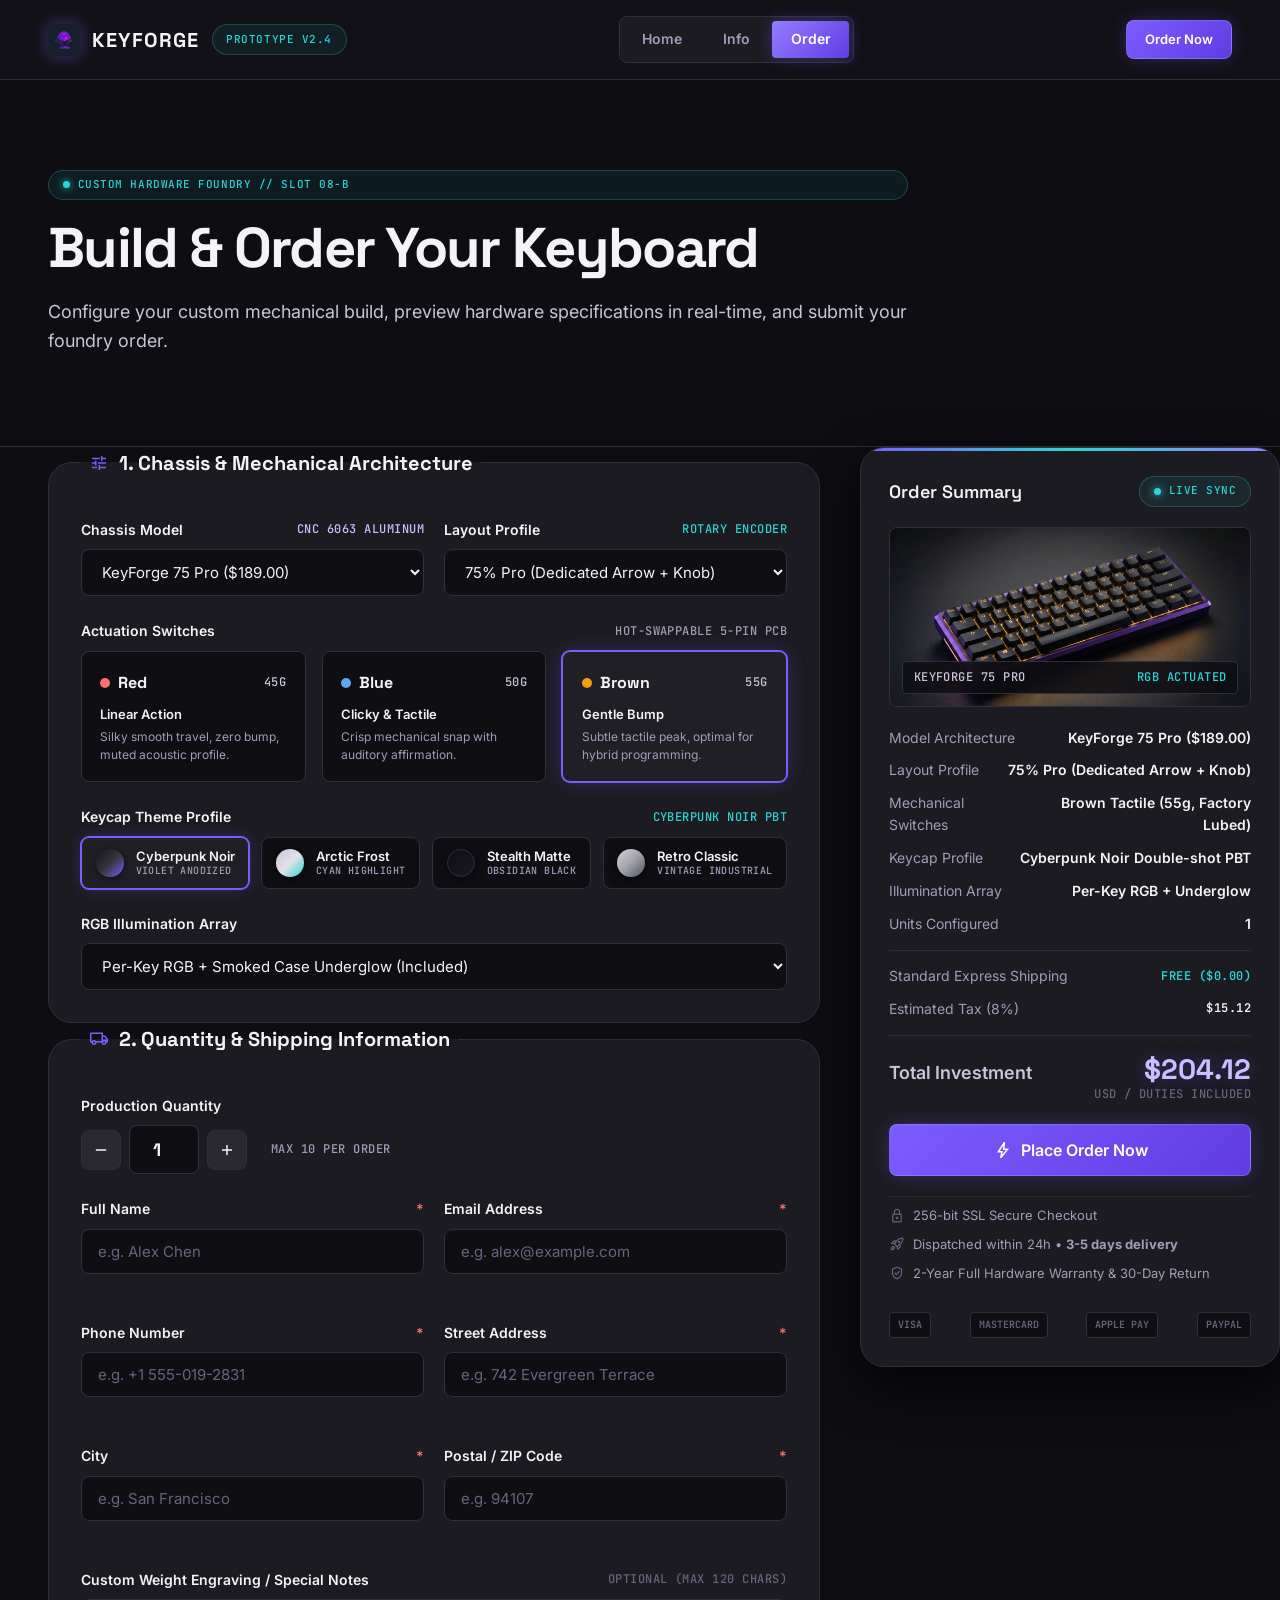
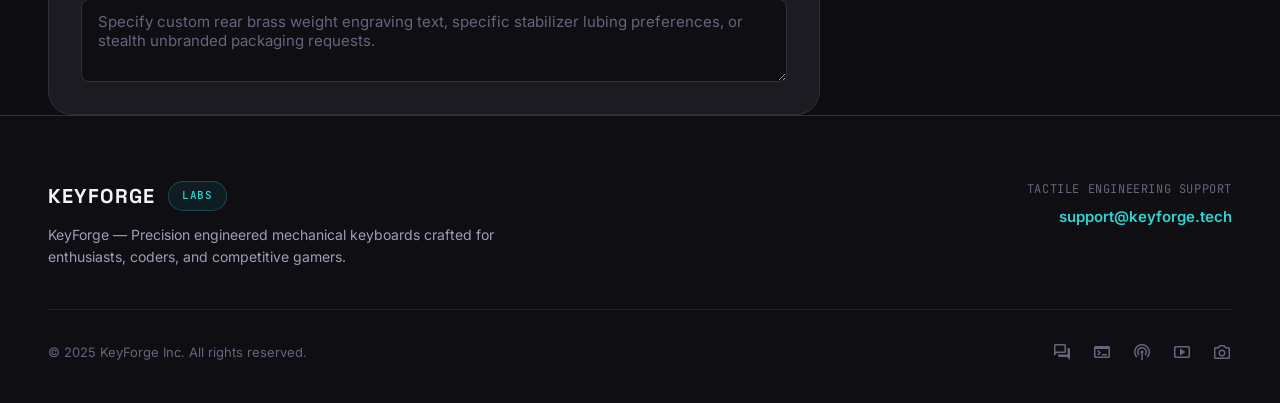
<file: order.html>
<!DOCTYPE html>
<html lang="en">
<head>
  <meta charset="UTF-8">
  <meta name="viewport" content="width=device-width, initial-scale=1.0">
  <title>KeyForge — Custom Hardware Foundry &amp; Order Configurator</title>
  
  <!-- Google Fonts: Space Grotesk (Headings), Inter (Body), JetBrains Mono (Specs) -->
  <link rel="preconnect" href="https://fonts.googleapis.com">
  <link rel="preconnect" href="https://fonts.gstatic.com" crossorigin>
  <link href="https://fonts.googleapis.com/css2?family=Inter:wght@400;500;600&family=JetBrains+Mono:wght@500;600&family=Space+Grotesk:wght@600;700&display=swap" rel="stylesheet">
  
  <!-- Google Material Symbols Outlined -->
  <link href="https://fonts.googleapis.com/css2?family=Material+Symbols+Outlined:opsz,wght,FILL,GRAD@24,400,0,0" rel="stylesheet">

  <!-- Shared External Stylesheet -->
  <link rel="stylesheet" href="css/style.css">
</head>
<body>

  <!-- =========================================================================
       1. GLOBAL NAVIGATION HEADER
       Shared across all pages, with Order link active
       ========================================================================= -->
  <header class="site-header">
    <div class="container navbar">
      
      <!-- Brand Logo & Spec Version Tag -->
      <a href="index.html" class="brand-logo" aria-label="KeyForge Home">
        <img src="images/logo.png" alt="KeyForge Emblem Logo" class="logo-img">
        <span class="brand-name">KeyForge</span>
        <span class="badge-pill badge-cyan">PROTOTYPE v2.4</span>
      </a>

      <!-- Desktop Navigation Links -->
      <nav class="nav-links-wrap" aria-label="Primary Navigation">
        <a href="index.html" class="nav-link">Home</a>
        <a href="info.html" class="nav-link">Info</a>
        <a href="order.html" class="nav-link active" aria-current="page">Order</a>
      </nav>

      <!-- Desktop Header Actions -->
      <div class="header-actions">
        <a href="order.html" class="btn btn-primary btn-sm header-cta-btn">Order Now</a>
        
        <!-- Mobile Menu Toggle Button (Hamburger) -->
        <button class="mobile-menu-btn" id="mobile-menu-btn" aria-label="Toggle navigation menu" aria-expanded="false">
          <span class="icon">menu</span>
        </button>
      </div>

    </div>

    <!-- Mobile Navigation Drawer -->
    <div class="mobile-nav-drawer" id="mobile-nav-drawer">
      <a href="index.html" class="mobile-nav-link">
        <span>Home</span>
        <span class="icon">arrow_forward</span>
      </a>
      <a href="info.html" class="mobile-nav-link">
        <span>Product Info &amp; Specs</span>
        <span class="icon">arrow_forward</span>
      </a>
      <a href="order.html" class="mobile-nav-link active">
        <span>Order Configurator</span>
        <span class="icon">arrow_forward</span>
      </a>
      <a href="order.html" class="btn btn-primary btn-lg">Order Now</a>
    </div>
  </header>

  <!-- =========================================================================
       2. MAIN CONTENT AREA: ORDER CONFIGURATOR
       ========================================================================= -->
  <main class="main-content">

    <!-- PAGE HEADER -->
    <section class="order-header-section section-py">
      <div class="container">
        <div class="page-header-content">
          <div class="badge-pill badge-cyan">
            <span class="pulse-dot"></span>
            <span>Custom Hardware Foundry // Slot 08-B</span>
          </div>
          <h1 class="font-display">Build &amp; Order Your Keyboard</h1>
          <p class="page-header-desc">
            Configure your custom mechanical build, preview hardware specifications in real-time, and submit your foundry order.
          </p>
        </div>
      </div>
    </section>

    <!-- CONFIGURATION & ORDER STAGE -->
    <section class="order-main-section section-border-top pb-space-xl">
      <div class="container">

        <!-- Two-Column Grid: Form (65%) & Sticky Summary (35%) -->
        <div class="order-layout-grid">

          <!-- LEFT COLUMN: Customization & Customer Form -->
          <div class="order-form-column">
            
            <!-- Global Form Error Alert (Hidden by default) -->
            <div class="error-alert" id="form-error-msg" role="alert" aria-live="polite">
              <span class="icon">error</span>
              <span class="error-text" id="form-error-text">Please resolve the highlighted errors before submitting.</span>
            </div>

            <!-- Global Form Success Confirmation Card (Hidden by default) -->
            <div class="success-card" id="order-success-msg" role="region" aria-live="polite">
              <div class="success-header">
                <span class="icon success-icon">check_circle</span>
                <div class="success-title-group">
                  <h3 class="font-headline-sm">Foundry Work Order Secured!</h3>
                  <span class="font-mono-spec cyan" id="order-id-badge">ORDER #KF-2025-0000</span>
                </div>
              </div>
              <p class="success-intro" id="success-buyer-greeting">
                Thank you! Your custom keyboard specification has been transmitted to our workshop.
              </p>
              <div class="success-receipt-box">
                <div class="receipt-row">
                  <span>Configured Model:</span>
                  <strong id="receipt-model">-</strong>
                </div>
                <div class="receipt-row">
                  <span>Mechanical Switches:</span>
                  <strong id="receipt-switch">-</strong>
                </div>
                <div class="receipt-row">
                  <span>Layout &amp; Keycaps:</span>
                  <strong id="receipt-layout">-</strong>
                </div>
                <div class="receipt-row">
                  <span>Total Investment:</span>
                  <strong class="receipt-total" id="receipt-price">-</strong>
                </div>
                <div class="receipt-row">
                  <span>Delivery Address:</span>
                  <strong id="receipt-shipping">-</strong>
                </div>
              </div>
              <p class="success-foot">
                A confirmation dispatch receipt has been emailed to <strong id="receipt-email">-</strong>. Your unit will enter CNC calibrating within 24 hours.
              </p>
            </div>

            <!-- Main Interactive Form -->
            <form id="keyboard-order-form" novalidate>

              <!-- MODULE 1: HARDWARE ARCHITECTURE -->
              <fieldset class="order-module">
                <legend class="module-legend">
                  <span class="icon">tune</span>
                  <span>1. Chassis &amp; Mechanical Architecture</span>
                </legend>

                <div class="form-row form-cols-2">
                  <!-- Model Selection -->
                  <div class="form-group">
                    <label for="keyboard-model" class="form-label">
                      <span>Chassis Model</span>
                      <span class="font-mono-spec" style="color: var(--color-primary-dim);">CNC 6063 Aluminum</span>
                    </label>
                    <select id="keyboard-model" class="form-select">
                      <option value="149" data-name="KeyForge 60 Compact" data-layout="60" data-img="images/keyboard-60.jpg">KeyForge 60 Compact ($149.00)</option>
                      <option value="189" data-name="KeyForge 75 Pro" data-layout="75" data-img="images/keyboard-75.jpg" selected>KeyForge 75 Pro ($189.00)</option>
                      <option value="219" data-name="KeyForge TKL Elite" data-layout="87" data-img="images/keyboard-tkl.jpg">KeyForge TKL Elite ($219.00)</option>
                      <option value="239" data-name="KeyForge Full-Size Master" data-layout="104" data-img="images/keyboard-75.jpg">KeyForge Full-Size Master ($239.00)</option>
                    </select>
                  </div>

                  <!-- Layout Size -->
                  <div class="form-group">
                    <label for="layout-size" class="form-label">
                      <span>Layout Profile</span>
                      <span class="font-mono-spec" style="color: var(--color-secondary);">Rotary Encoder</span>
                    </label>
                    <select id="layout-size" class="form-select">
                      <option value="60">60% Ultra-Compact (Minimalist)</option>
                      <option value="75" selected>75% Pro (Dedicated Arrow + Knob)</option>
                      <option value="87">TKL (87-Key Esports Tenkeyless)</option>
                      <option value="104">Full-Size (104-Key Master Workstation)</option>
                    </select>
                  </div>
                </div>

                <!-- Switch Selection Radios -->
                <div class="form-group pt-2">
                  <div class="form-label-row">
                    <span class="form-label">Actuation Switches</span>
                    <span class="font-mono-spec" style="color: var(--text-muted);">Hot-Swappable 5-Pin PCB</span>
                  </div>

                  <div class="switch-radio-grid" id="switch-selector-group">
                    
                    <!-- Red Switch -->
                    <label class="switch-radio-card" for="switch-red">
                      <input type="radio" id="switch-red" name="switch-type" value="Red Linear" data-desc="Red Linear (45g, Silent &amp; Fast)">
                      <div class="switch-radio-top">
                        <span class="switch-color-dot" style="background: var(--switch-red);"></span>
                        <span class="switch-radio-name">Red</span>
                        <span class="font-mono-spec" style="margin-left: auto;">45g</span>
                      </div>
                      <span class="switch-radio-feel">Linear Action</span>
                      <span class="switch-radio-desc">Silky smooth travel, zero bump, muted acoustic profile.</span>
                    </label>

                    <!-- Blue Switch -->
                    <label class="switch-radio-card" for="switch-blue">
                      <input type="radio" id="switch-blue" name="switch-type" value="Blue Clicky" data-desc="Blue Clicky (50g, Tactile Snap)">
                      <div class="switch-radio-top">
                        <span class="switch-color-dot" style="background: var(--switch-blue);"></span>
                        <span class="switch-radio-name">Blue</span>
                        <span class="font-mono-spec" style="margin-left: auto;">50g</span>
                      </div>
                      <span class="switch-radio-feel">Clicky &amp; Tactile</span>
                      <span class="switch-radio-desc">Crisp mechanical snap with auditory affirmation.</span>
                    </label>

                    <!-- Brown Switch (Default) -->
                    <label class="switch-radio-card active-card" for="switch-brown">
                      <input type="radio" id="switch-brown" name="switch-type" value="Brown Tactile" data-desc="Brown Tactile (55g, Factory Lubed)" checked>
                      <div class="switch-radio-top">
                        <span class="switch-color-dot" style="background: var(--switch-brown);"></span>
                        <span class="switch-radio-name">Brown</span>
                        <span class="font-mono-spec" style="margin-left: auto;">55g</span>
                      </div>
                      <span class="switch-radio-feel">Gentle Bump</span>
                      <span class="switch-radio-desc">Subtle tactile peak, optimal for hybrid programming.</span>
                    </label>

                  </div>
                </div>

                <!-- Keycap Theme Swatches -->
                <div class="form-group pt-2">
                  <div class="form-label-row">
                    <span class="form-label">Keycap Theme Profile</span>
                    <span class="font-mono-spec" style="color: var(--color-secondary);" id="active-keycap-legend">Cyberpunk Noir PBT</span>
                  </div>

                  <div class="keycap-swatches-grid">
                    
                    <button type="button" class="keycap-btn active" data-keycap="Cyberpunk Noir Double-shot PBT" data-name="Cyberpunk Noir">
                      <span class="swatch-bubble swatch-cyber"></span>
                      <span class="keycap-text-wrap">
                        <span class="keycap-title">Cyberpunk Noir</span>
                        <span class="keycap-sub font-mono-spec">Violet Anodized</span>
                      </span>
                    </button>

                    <button type="button" class="keycap-btn" data-keycap="Arctic Frost Double-shot PBT" data-name="Arctic Frost">
                      <span class="swatch-bubble swatch-frost"></span>
                      <span class="keycap-text-wrap">
                        <span class="keycap-title">Arctic Frost</span>
                        <span class="keycap-sub font-mono-spec">Cyan Highlight</span>
                      </span>
                    </button>

                    <button type="button" class="keycap-btn" data-keycap="Stealth Matte Dye-Sub PBT" data-name="Stealth Matte">
                      <span class="swatch-bubble swatch-stealth"></span>
                      <span class="keycap-text-wrap">
                        <span class="keycap-title">Stealth Matte</span>
                        <span class="keycap-sub font-mono-spec">Obsidian Black</span>
                      </span>
                    </button>

                    <button type="button" class="keycap-btn" data-keycap="Retro Mechanical Classic PBT" data-name="Retro Classic">
                      <span class="swatch-bubble swatch-retro"></span>
                      <span class="keycap-text-wrap">
                        <span class="keycap-title">Retro Classic</span>
                        <span class="keycap-sub font-mono-spec">Vintage Industrial</span>
                      </span>
                    </button>

                  </div>
                </div>

                <!-- RGB Backlight Preset -->
                <div class="form-group pt-2">
                  <label for="backlight-mode" class="form-label">RGB Illumination Array</label>
                  <select id="backlight-mode" class="form-select">
                    <option value="Per-Key RGB + Underglow" selected>Per-Key RGB + Smoked Case Underglow (Included)</option>
                    <option value="Photonic Cyan Aura">Photonic Cyan Monochromatic Aura (Included)</option>
                    <option value="Electric Violet Pulse">Electric Violet Dynamic Pulse (Included)</option>
                    <option value="Stealth Dark (LEDs Off)">Stealth Dark Mode (LEDs Off)</option>
                  </select>
                </div>

              </fieldset>

              <!-- MODULE 2: ORDER QUANTITY & CUSTOMER DETAILS -->
              <fieldset class="order-module">
                <legend class="module-legend">
                  <span class="icon">local_shipping</span>
                  <span>2. Quantity &amp; Shipping Information</span>
                </legend>

                <!-- Quantity Counter -->
                <div class="form-group">
                  <label for="qty-input" class="form-label">Production Quantity</label>
                  <div class="qty-control-wrap">
                    <button type="button" class="qty-btn" id="qty-decrement" aria-label="Decrease quantity">
                      <span class="icon">remove</span>
                    </button>
                    <input type="number" id="qty-input" class="form-input qty-input" value="1" min="1" max="10" required>
                    <button type="button" class="qty-btn" id="qty-increment" aria-label="Increase quantity">
                      <span class="icon">add</span>
                    </button>
                    <span class="font-mono-spec" style="color: var(--text-muted); margin-left: 1rem;">Max 10 per order</span>
                  </div>
                </div>

                <!-- Customer Name & Email -->
                <div class="form-row form-cols-2">
                  <div class="form-group">
                    <label for="cust-name" class="form-label">Full Name <span class="required-star">*</span></label>
                    <input type="text" id="cust-name" class="form-input" placeholder="e.g. Alex Chen" required>
                    <span class="field-error" id="error-cust-name"></span>
                  </div>

                  <div class="form-group">
                    <label for="cust-email" class="form-label">Email Address <span class="required-star">*</span></label>
                    <input type="email" id="cust-email" class="form-input" placeholder="e.g. alex@example.com" required>
                    <span class="field-error" id="error-cust-email"></span>
                  </div>
                </div>

                <!-- Phone & Street Address -->
                <div class="form-row form-cols-2">
                  <div class="form-group">
                    <label for="cust-phone" class="form-label">Phone Number <span class="required-star">*</span></label>
                    <input type="tel" id="cust-phone" class="form-input" placeholder="e.g. +1 555-019-2831" required>
                    <span class="field-error" id="error-cust-phone"></span>
                  </div>

                  <div class="form-group">
                    <label for="cust-address" class="form-label">Street Address <span class="required-star">*</span></label>
                    <input type="text" id="cust-address" class="form-input" placeholder="e.g. 742 Evergreen Terrace" required>
                    <span class="field-error" id="error-cust-address"></span>
                  </div>
                </div>

                <!-- City & Postal Code -->
                <div class="form-row form-cols-2">
                  <div class="form-group">
                    <label for="cust-city" class="form-label">City <span class="required-star">*</span></label>
                    <input type="text" id="cust-city" class="form-input" placeholder="e.g. San Francisco" required>
                    <span class="field-error" id="error-cust-city"></span>
                  </div>

                  <div class="form-group">
                    <label for="cust-zip" class="form-label">Postal / ZIP Code <span class="required-star">*</span></label>
                    <input type="text" id="cust-zip" class="form-input" placeholder="e.g. 94107" required>
                    <span class="field-error" id="error-cust-zip"></span>
                  </div>
                </div>

                <!-- Custom Foundry Notes -->
                <div class="form-group">
                  <label for="cust-notes" class="form-label">
                    <span>Custom Weight Engraving / Special Notes</span>
                    <span class="font-mono-spec" style="color: var(--text-dim);">Optional (Max 120 chars)</span>
                  </label>
                  <textarea id="cust-notes" class="form-textarea" rows="3" maxlength="120" placeholder="Specify custom rear brass weight engraving text, specific stabilizer lubing preferences, or stealth unbranded packaging requests."></textarea>
                </div>

              </fieldset>

            </form>
          </div>

          <!-- RIGHT COLUMN: Sticky Live Order Summary -->
          <aside class="order-summary-column">
            <div class="order-summary-card">
              
              <!-- Card Header -->
              <div class="summary-header">
                <h2 class="font-headline-sm">Order Summary</h2>
                <div class="badge-pill badge-cyan">
                  <span class="pulse-dot"></span>
                  <span>LIVE SYNC</span>
                </div>
              </div>

              <!-- Mini Visual Preview Frame -->
              <div class="summary-preview-frame">
                <img src="images/keyboard-75.jpg" alt="Selected KeyForge Keyboard Preview" id="summary-preview-img" class="summary-preview-img">
                <div class="preview-overlay-tag">
                  <span class="font-mono-spec" id="preview-chip-title">KeyForge 75 Pro</span>
                  <span class="font-mono-spec cyan">RGB ACTUATED</span>
                </div>
              </div>

              <!-- Specification Breakdown List -->
              <div class="summary-spec-list">
                
                <div class="summary-row">
                  <span class="summary-label">Model Architecture</span>
                  <span class="summary-value" id="sum-model-name">KeyForge 75 Pro ($189.00)</span>
                </div>

                <div class="summary-row">
                  <span class="summary-label">Layout Profile</span>
                  <span class="summary-value" id="sum-layout-name">75% Pro (Dedicated Arrow + Knob)</span>
                </div>

                <div class="summary-row">
                  <span class="summary-label">Mechanical Switches</span>
                  <span class="summary-value" id="sum-switch-name">Brown Tactile (55g, Factory Lubed)</span>
                </div>

                <div class="summary-row">
                  <span class="summary-label">Keycap Profile</span>
                  <span class="summary-value" id="sum-keycap-name">Cyberpunk Noir Double-shot PBT</span>
                </div>

                <div class="summary-row">
                  <span class="summary-label">Illumination Array</span>
                  <span class="summary-value" id="sum-backlight-name">Per-Key RGB + Underglow</span>
                </div>

                <div class="summary-row">
                  <span class="summary-label">Units Configured</span>
                  <span class="summary-value" id="sum-qty-count">1</span>
                </div>

                <div class="summary-divider"></div>

                <div class="summary-row">
                  <span class="summary-label">Standard Express Shipping</span>
                  <span class="summary-value font-mono-spec cyan">FREE ($0.00)</span>
                </div>

                <div class="summary-row">
                  <span class="summary-label">Estimated Tax (8%)</span>
                  <span class="summary-value font-mono-spec" id="sum-tax">$15.12</span>
                </div>

                <div class="summary-divider"></div>

                <!-- Total Investment -->
                <div class="summary-total-row">
                  <span class="font-headline-sm">Total Investment</span>
                  <div class="total-price-wrap">
                    <span class="total-price-text" id="sum-total-price">$204.12</span>
                    <span class="font-mono-spec" style="color: var(--text-dim);">USD / Duties Included</span>
                  </div>
                </div>

              </div>

              <!-- Primary Submit Button -->
              <button type="button" class="btn btn-primary btn-lg submit-order-btn" id="place-order-btn">
                <span class="icon">bolt</span>
                <span>Place Order Now</span>
              </button>

              <!-- Trust & Security Badges -->
              <div class="summary-trust-list">
                <div class="trust-item">
                  <span class="icon">lock</span>
                  <span>256-bit SSL Secure Checkout</span>
                </div>
                <div class="trust-item">
                  <span class="icon">rocket_launch</span>
                  <span>Dispatched within 24h &bull; <strong>3-5 days delivery</strong></span>
                </div>
                <div class="trust-item">
                  <span class="icon">verified_user</span>
                  <span>2-Year Full Hardware Warranty &amp; 30-Day Return</span>
                </div>
              </div>

              <!-- Payment Partner Logos -->
              <div class="payment-partners-row">
                <span class="pay-chip">VISA</span>
                <span class="pay-chip">MASTERCARD</span>
                <span class="pay-chip">APPLE PAY</span>
                <span class="pay-chip">PAYPAL</span>
              </div>

            </div>
          </aside>

        </div>

      </div>
    </section>

  </main>

  <!-- =========================================================================
       3. GLOBAL FOOTER
       Identical on all pages
       ========================================================================= -->
  <footer class="site-footer">
    <div class="container">
      
      <!-- Top Row: Brand & Engineering Support -->
      <div class="footer-top">
        <div class="footer-brand">
          <div class="footer-logo-row">
            <span class="brand-name">KeyForge</span>
            <span class="badge-pill badge-cyan">LABS</span>
          </div>
          <p class="footer-desc">
            KeyForge — Precision engineered mechanical keyboards crafted for enthusiasts, coders, and competitive gamers.
          </p>
        </div>

        <div class="footer-contact">
          <span class="contact-label">Tactile Engineering Support</span>
          <a href="mailto:support@keyforge.tech" class="contact-email">support@keyforge.tech</a>
        </div>
      </div>

      <!-- Bottom Row: Copyright & Social / Tech Links -->
      <div class="footer-bottom">
        <p>&copy; 2025 KeyForge Inc. All rights reserved.</p>

        <div class="footer-social-links">
          <a href="#" class="social-link" aria-label="Discord Community">
            <span class="icon">forum</span>
          </a>
          <a href="#" class="social-link" aria-label="Source Firmware">
            <span class="icon">terminal</span>
          </a>
          <a href="#" class="social-link" aria-label="Broadcast Stream">
            <span class="icon">podcasts</span>
          </a>
          <a href="#" class="social-link" aria-label="Acoustic Demos">
            <span class="icon">smart_display</span>
          </a>
          <a href="#" class="social-link" aria-label="Photo Gallery">
            <span class="icon">photo_camera</span>
          </a>
        </div>
      </div>

    </div>
  </footer>

  <!-- Shared External Vanilla JavaScript -->
  <script src="js/script.js"></script>
</body>
</html>
</file>
<file: css/style.css>
/* ==========================================================================
   KEYFORGE — Premium Mechanical Keyboards
   Shared Stylesheet (style.css)
   Theme: Obsidian Cybernetic
   ========================================================================== */

/* --------------------------------------------------------------------------
   1. CSS VARIABLES (DESIGN TOKENS)
   -------------------------------------------------------------------------- */
:root {
  /* Canvas & Backgrounds */
  --bg-canvas: #0D0D12;
  --bg-surface-lowest: #0E0E13;
  --bg-surface: #14141A;
  --bg-surface-low: #1B1B21;
  --bg-surface-container: #1F1F25;
  --bg-surface-high: #2A2930;
  --bg-surface-highest: #34343B;
  --bg-surface-bright: #39383F;

  /* Typography Colors */
  --text-primary: #F4F4F6;
  --text-secondary: #C9C4D8;
  --text-muted: #9E9EB8;
  --text-dim: #65657E;

  /* Structural Borders */
  --border-subtle: #1C1C24;
  --border-default: #2F2F3E;
  --border-hover: #3F3F56;
  --border-highlight: #484555;

  /* Electric Violet (Actuation & Primary Actions) */
  --color-primary: #7C5CFF;
  --color-primary-light: #947DFF;
  --color-primary-dim: #CABEFF;
  --color-primary-dark: #603CE2;
  --glow-primary: rgba(124, 92, 255, 0.35);
  --glow-primary-lg: rgba(124, 92, 255, 0.55);

  /* Photonic Cyan (Telemetry & Precision Indicators) */
  --color-secondary: #2DD4D4;
  --color-secondary-bright: #42E1E1;
  --color-secondary-dim: #00C4C4;
  --glow-secondary: rgba(45, 212, 212, 0.30);

  /* Switch Identity Colors */
  --switch-red: #F87171;
  --switch-blue: #60A5FA;
  --switch-brown: #F59E0B;
  --switch-magnetic: #2DD4D4;

  /* Font Families */
  --font-heading: 'Space Grotesk', 'Poppins', sans-serif;
  --font-body: 'Inter', -apple-system, BlinkMacSystemFont, 'Segoe UI', Roboto, sans-serif;
  --font-mono: 'JetBrains Mono', monospace;

  /* Layout & Spacing */
  --max-width: 1440px;
  --radius-sm: 4px;
  --radius-md: 8px;
  --radius-lg: 16px;
  --radius-xl: 24px;
  --radius-full: 9999px;

  /* Transitions */
  --transition-fast: 0.18s ease;
  --transition-normal: 0.28s ease;
  --transition-slow: 0.4s ease;
}

/* --------------------------------------------------------------------------
   2. RESET & BASE STYLES
   -------------------------------------------------------------------------- */
*, *::before, *::after {
  box-sizing: border-box;
  margin: 0;
  padding: 0;
}

html {
  font-size: 16px;
  scroll-behavior: smooth;
  background-color: var(--bg-canvas);
  color: var(--text-primary);
  color-scheme: dark;
}

body {
  font-family: var(--font-body);
  font-size: 1rem;
  line-height: 1.6;
  background-color: var(--bg-canvas);
  color: var(--text-secondary);
  -webkit-font-smoothing: antialiased;
  -moz-osx-font-smoothing: grayscale;
  overflow-x: hidden;
  min-height: 100vh;
  display: flex;
  flex-direction: column;
}

main {
  flex: 1;
  width: 100%;
}

img, svg {
  display: block;
  max-width: 100%;
  height: auto;
}

a {
  color: inherit;
  text-decoration: none;
  transition: color var(--transition-fast);
}

button, input, select, textarea {
  font-family: inherit;
  font-size: inherit;
  color: inherit;
  border: none;
  outline: none;
  background: transparent;
}

ul, ol {
  list-style: none;
}

/* Custom Cybernetic Scrollbar */
::-webkit-scrollbar {
  width: 8px;
  height: 8px;
}
::-webkit-scrollbar-track {
  background: var(--bg-canvas);
}
::-webkit-scrollbar-thumb {
  background: var(--border-default);
  border-radius: var(--radius-full);
}
::-webkit-scrollbar-thumb:hover {
  background: var(--color-primary);
}

/* --------------------------------------------------------------------------
   3. TYPOGRAPHY SYSTEM
   -------------------------------------------------------------------------- */
h1, h2, h3, h4, h5, h6 {
  font-family: var(--font-heading);
  color: var(--text-primary);
  font-weight: 700;
  line-height: 1.2;
  letter-spacing: -0.02em;
}

.font-display {
  font-size: clamp(2.25rem, 5vw, 3.5rem);
  font-weight: 700;
  line-height: 1.15;
  letter-spacing: -0.03em;
}

.font-headline-xl {
  font-size: clamp(1.75rem, 3.5vw, 2.5rem);
  font-weight: 700;
  line-height: 1.2;
  letter-spacing: -0.02em;
}

.font-headline-lg {
  font-size: clamp(1.5rem, 2.8vw, 2rem);
  font-weight: 600;
  line-height: 1.25;
  letter-spacing: -0.015em;
}

.font-headline-md {
  font-size: 1.35rem;
  font-weight: 600;
  line-height: 1.3;
  letter-spacing: -0.01em;
}

.font-headline-sm {
  font-size: 1.125rem;
  font-weight: 600;
  line-height: 1.4;
  letter-spacing: 0em;
}

.text-gradient {
  background: linear-gradient(135deg, var(--color-primary-dim) 0%, var(--color-primary-light) 50%, var(--color-secondary) 100%);
  -webkit-background-clip: text;
  -webkit-text-fill-color: transparent;
  display: inline-block;
}

.font-mono-spec {
  font-family: var(--font-mono);
  font-size: 0.75rem;
  font-weight: 500;
  letter-spacing: 0.04em;
  text-transform: uppercase;
}

/* --------------------------------------------------------------------------
   4. LAYOUT CONTAINERS & GRID
   -------------------------------------------------------------------------- */
.container {
  width: 100%;
  max-width: var(--max-width);
  margin-left: auto;
  margin-right: auto;
  padding-left: clamp(1.25rem, 4vw, 3rem);
  padding-right: clamp(1.25rem, 4vw, 3rem);
}

.section-py {
  padding-top: clamp(3.5rem, 7vw, 6rem);
  padding-bottom: clamp(3.5rem, 7vw, 6rem);
}

.section-border-top {
  border-top: 1px solid var(--border-default);
}

.section-header {
  text-align: center;
  max-width: 680px;
  margin: 0 auto clamp(2.5rem, 5vw, 4rem) auto;
  display: flex;
  flex-direction: column;
  gap: 0.5rem;
}

.section-header p {
  color: var(--text-muted);
  font-size: 1.05rem;
  line-height: 1.6;
}

/* --------------------------------------------------------------------------
   5. BUTTONS & INTERACTIVE ELEMENTS
   -------------------------------------------------------------------------- */
.btn {
  display: inline-flex;
  align-items: center;
  justify-content: center;
  gap: 0.5rem;
  padding: 0.75rem 1.75rem;
  border-radius: var(--radius-md);
  font-family: var(--font-body);
  font-size: 0.9375rem;
  font-weight: 600;
  cursor: pointer;
  text-align: center;
  white-space: nowrap;
  transition: all var(--transition-fast);
  text-decoration: none;
}

.btn-primary {
  background: linear-gradient(135deg, var(--color-primary) 0%, var(--color-primary-dark) 100%);
  color: #FFFFFF;
  border: 1px solid rgba(255, 255, 255, 0.16);
  box-shadow: 0 0 20px -2px var(--glow-primary);
}

.btn-primary:hover {
  background: linear-gradient(135deg, #8C6FFF 0%, var(--color-primary) 100%);
  box-shadow: 0 0 28px rgba(124, 92, 255, 0.55);
  transform: translateY(-2px);
  color: #FFFFFF;
}

.btn-primary:active {
  transform: scale(0.98);
}

.btn-secondary {
  background: var(--bg-surface-container);
  color: var(--text-primary);
  border: 1px solid var(--border-default);
}

.btn-secondary:hover {
  background: var(--bg-surface-high);
  border-color: var(--color-secondary);
  color: var(--color-secondary-bright);
  box-shadow: 0 0 20px var(--glow-secondary);
  transform: translateY(-2px);
}

.btn-secondary:active {
  transform: scale(0.98);
}

.btn-sm {
  padding: 0.5rem 1.125rem;
  font-size: 0.8125rem;
}

.btn-lg {
  padding: 0.95rem 2.25rem;
  font-size: 1rem;
}

/* Material symbol icons helper */
.icon {
  font-family: 'Material Symbols Outlined';
  font-weight: normal;
  font-style: normal;
  font-size: 1.25rem;
  line-height: 1;
  display: inline-block;
  text-transform: none;
  letter-spacing: normal;
  word-wrap: normal;
  white-space: nowrap;
  direction: ltr;
  vertical-align: middle;
}

/* --------------------------------------------------------------------------
   6. BADGES, CHIPS & STATUS PILLS
   -------------------------------------------------------------------------- */
.badge-pill {
  display: inline-flex;
  align-items: center;
  gap: 0.5rem;
  padding: 0.35rem 0.85rem;
  border-radius: var(--radius-full);
  font-family: var(--font-mono);
  font-size: 0.6875rem;
  font-weight: 500;
  text-transform: uppercase;
  letter-spacing: 0.05em;
  background: var(--bg-surface-high);
  border: 1px solid var(--border-default);
  color: var(--text-secondary);
}

.badge-cyan {
  background: rgba(45, 212, 212, 0.08);
  border-color: rgba(45, 212, 212, 0.25);
  color: var(--color-secondary);
}

.badge-violet {
  background: rgba(124, 92, 255, 0.12);
  border-color: rgba(124, 92, 255, 0.3);
  color: var(--color-primary-dim);
}

.pulse-dot {
  width: 7px;
  height: 7px;
  border-radius: var(--radius-full);
  background-color: var(--color-secondary);
  box-shadow: 0 0 8px var(--color-secondary);
  animation: cyberPulse 2s infinite ease-in-out;
}

@keyframes cyberPulse {
  0%, 100% { opacity: 1; transform: scale(1); }
  50% { opacity: 0.4; transform: scale(0.85); }
}

/* --------------------------------------------------------------------------
   7. NAVBAR & HEADER
   -------------------------------------------------------------------------- */
.site-header {
  position: fixed;
  top: 0;
  left: 0;
  right: 0;
  height: 80px;
  z-index: 100;
  background: rgba(19, 19, 25, 0.88);
  backdrop-filter: blur(16px);
  -webkit-backdrop-filter: blur(16px);
  border-bottom: 1px solid var(--border-default);
  transition: background-color var(--transition-fast), border-color var(--transition-fast);
}

.navbar {
  height: 100%;
  display: flex;
  align-items: center;
  justify-content: space-between;
  gap: 1.5rem;
}

.brand-logo {
  display: flex;
  align-items: center;
  gap: 0.75rem;
  text-decoration: none;
}

.logo-img {
  width: 32px;
  height: 32px;
  object-fit: contain;
  filter: drop-shadow(0 0 8px rgba(124, 92, 255, 0.4));
}

.brand-name {
  font-family: var(--font-heading);
  font-size: 1.25rem;
  font-weight: 700;
  letter-spacing: 0.06em;
  text-transform: uppercase;
  color: var(--text-primary);
}

.nav-links-wrap {
  display: flex;
  align-items: center;
  background: var(--bg-surface-low);
  border: 1px solid var(--border-default);
  border-radius: var(--radius-md);
  padding: 4px;
  gap: 4px;
}

.nav-link {
  padding: 0.45rem 1.15rem;
  border-radius: var(--radius-sm);
  font-size: 0.875rem;
  font-weight: 600;
  color: var(--text-muted);
  transition: all var(--transition-fast);
  text-decoration: none;
}

.nav-link:hover {
  color: var(--text-primary);
  background: var(--bg-surface-container);
}

.nav-link.active {
  background: linear-gradient(135deg, var(--color-primary-light) 0%, var(--color-primary-dark) 100%);
  color: #FFFFFF;
  box-shadow: 0 0 16px var(--glow-primary);
}

.header-actions {
  display: flex;
  align-items: center;
  gap: 1rem;
}

.mobile-menu-btn {
  display: none;
  background: var(--bg-surface-container);
  border: 1px solid var(--border-default);
  border-radius: var(--radius-md);
  color: var(--text-primary);
  width: 42px;
  height: 42px;
  cursor: pointer;
  align-items: center;
  justify-content: center;
  transition: all var(--transition-fast);
}

.mobile-menu-btn:hover {
  border-color: var(--color-primary);
  color: var(--color-primary);
  box-shadow: 0 0 12px var(--glow-primary);
}

/* Mobile Drawer */
.mobile-nav-drawer {
  display: none;
  position: fixed;
  top: 80px;
  left: 0;
  right: 0;
  background: rgba(20, 20, 26, 0.98);
  backdrop-filter: blur(20px);
  -webkit-backdrop-filter: blur(20px);
  border-bottom: 1px solid var(--border-default);
  padding: 1.5rem;
  flex-direction: column;
  gap: 1rem;
  z-index: 99;
  box-shadow: 0 16px 36px rgba(0, 0, 0, 0.8);
}

.mobile-nav-drawer.open {
  display: flex;
}

.mobile-nav-link {
  padding: 0.85rem 1.25rem;
  border-radius: var(--radius-md);
  font-size: 1rem;
  font-weight: 600;
  color: var(--text-secondary);
  background: var(--bg-surface-container);
  border: 1px solid var(--border-subtle);
  display: flex;
  align-items: center;
  justify-content: space-between;
}

.mobile-nav-link.active {
  color: #FFFFFF;
  background: linear-gradient(135deg, var(--color-primary) 0%, var(--color-primary-dark) 100%);
  border-color: var(--color-primary);
  box-shadow: 0 0 16px var(--glow-primary);
}

/* Main Top Padding to offset fixed navbar */
.main-content {
  padding-top: 80px;
}

/* --------------------------------------------------------------------------
   8. HERO SECTION
   -------------------------------------------------------------------------- */
.hero-section {
  position: relative;
  background-color: var(--bg-surface-lowest);
  overflow: hidden;
  padding-top: clamp(3rem, 6vw, 5rem);
  padding-bottom: clamp(3.5rem, 7vw, 6rem);
}

/* Ambient Ambient Glow Pools */
.hero-ambient-glow {
  position: absolute;
  pointer-events: none;
  border-radius: var(--radius-full);
  z-index: 0;
}

.hero-glow-1 {
  top: -120px;
  left: -120px;
  width: 580px;
  height: 580px;
  background: radial-gradient(circle, rgba(124, 92, 255, 0.15) 0%, transparent 70%);
  filter: blur(60px);
}

.hero-glow-2 {
  top: 30%;
  right: -100px;
  width: 520px;
  height: 520px;
  background: radial-gradient(circle, rgba(45, 212, 212, 0.14) 0%, transparent 70%);
  filter: blur(70px);
}

.hero-grid {
  position: relative;
  z-index: 1;
  display: grid;
  grid-template-columns: 1fr 1fr;
  gap: clamp(2rem, 5vw, 4rem);
  align-items: center;
}

.hero-content {
  display: flex;
  flex-direction: column;
  gap: 1.5rem;
}

.hero-content h1 {
  display: flex;
  flex-direction: column;
  gap: 0.25rem;
}

.hero-description {
  font-size: 1.125rem;
  color: var(--text-secondary);
  line-height: 1.65;
  max-width: 540px;
}

.hero-actions {
  display: flex;
  flex-wrap: wrap;
  align-items: center;
  gap: 1rem;
  padding-top: 0.5rem;
}

.hero-stats {
  display: grid;
  grid-template-columns: repeat(3, 1fr);
  gap: 1rem;
  padding-top: 1.75rem;
  border-top: 1px solid var(--border-default);
  margin-top: 0.75rem;
}

.stat-item {
  display: flex;
  flex-direction: column;
  gap: 0.25rem;
}

.stat-number {
  font-family: var(--font-heading);
  font-size: 1.75rem;
  font-weight: 700;
  line-height: 1;
  color: var(--text-primary);
}

.stat-number.cyan {
  color: var(--color-secondary);
}

.stat-number.violet {
  color: var(--color-primary-dim);
}

.stat-label {
  font-family: var(--font-mono);
  font-size: 0.75rem;
  color: var(--text-muted);
  letter-spacing: 0.05em;
  text-transform: uppercase;
}

/* Hero Visual Showcase Frame */
.hero-showcase {
  position: relative;
  display: flex;
  align-items: center;
  justify-content: center;
}

.showcase-frame {
  position: relative;
  width: 100%;
  max-width: 580px;
  aspect-ratio: 4 / 3;
  padding: 8px;
  background: linear-gradient(135deg, var(--bg-surface-high) 0%, var(--bg-surface) 60%, var(--bg-surface-lowest) 100%);
  border: 1px solid var(--border-default);
  border-radius: var(--radius-xl);
  box-shadow: 0 20px 50px rgba(0, 0, 0, 0.85);
  transition: transform var(--transition-normal), box-shadow var(--transition-normal);
}

.showcase-frame:hover {
  border-color: var(--border-hover);
  box-shadow: 0 24px 60px rgba(0, 0, 0, 0.95), 0 0 30px rgba(124, 92, 255, 0.2);
}

.showcase-img-wrap {
  position: relative;
  width: 100%;
  height: 100%;
  border-radius: var(--radius-lg);
  overflow: hidden;
  background-color: var(--bg-surface-lowest);
}

.showcase-img-wrap img {
  width: 100%;
  height: 100%;
  object-fit: cover;
  transition: transform 0.6s cubic-bezier(0.16, 1, 0.3, 1);
}

.showcase-frame:hover .showcase-img-wrap img {
  transform: scale(1.04);
}

.showcase-vignette {
  position: absolute;
  inset: 0;
  background: linear-gradient(to top, rgba(14, 14, 19, 0.85) 0%, rgba(14, 14, 19, 0.1) 50%, transparent 100%);
  pointer-events: none;
}

/* Floating Badges on Showcase */
.floating-spec-badge {
  position: absolute;
  display: flex;
  align-items: center;
  gap: 0.6rem;
  padding: 0.55rem 0.95rem;
  background: rgba(34, 34, 46, 0.92);
  backdrop-filter: blur(12px);
  -webkit-backdrop-filter: blur(12px);
  border: 1px solid var(--border-default);
  border-radius: var(--radius-md);
  box-shadow: 0 10px 24px rgba(0, 0, 0, 0.6);
  z-index: 2;
  transition: transform var(--transition-fast), border-color var(--transition-fast);
}

.floating-spec-badge:hover {
  transform: translateY(-2px);
  border-color: var(--color-primary);
}

.badge-top-left {
  top: -12px;
  left: -12px;
}

.badge-mid-right {
  top: 36%;
  right: -16px;
  border-color: rgba(124, 92, 255, 0.45);
  box-shadow: 0 0 20px rgba(124, 92, 255, 0.25);
}

.badge-bottom-left {
  bottom: -12px;
  left: 24px;
  border-color: rgba(45, 212, 212, 0.4);
  box-shadow: 0 0 20px rgba(45, 212, 212, 0.2);
}

.badge-text-group {
  display: flex;
  flex-direction: column;
}

.badge-title {
  font-size: 0.8125rem;
  font-weight: 600;
  color: var(--text-primary);
  line-height: 1.15;
}

.badge-sub {
  font-family: var(--font-mono);
  font-size: 0.625rem;
  color: var(--text-muted);
}

/* --------------------------------------------------------------------------
   9. "WHY KEYFORGE" FEATURE CARDS
   -------------------------------------------------------------------------- */
.features-section {
  background-color: var(--bg-surface);
}

.features-grid {
  display: grid;
  grid-template-columns: repeat(4, 1fr);
  gap: 1.5rem;
}

.feature-card {
  display: flex;
  flex-direction: column;
  padding: 1.75rem;
  background: var(--bg-surface-container);
  border: 1px solid var(--border-default);
  border-radius: var(--radius-lg);
  transition: all var(--transition-normal);
  position: relative;
  overflow: hidden;
}

.feature-card::before {
  content: '';
  position: absolute;
  top: 0;
  left: 0;
  right: 0;
  height: 2px;
  background: linear-gradient(90deg, transparent, var(--color-primary), transparent);
  opacity: 0;
  transition: opacity var(--transition-fast);
}

.feature-card:hover {
  transform: translateY(-4px);
  border-color: rgba(124, 92, 255, 0.6);
  box-shadow: 0 12px 30px rgba(0, 0, 0, 0.6), 0 0 24px var(--glow-primary);
}

.feature-card:hover::before {
  opacity: 1;
}

.feature-card.cyan-card:hover {
  border-color: rgba(45, 212, 212, 0.6);
  box-shadow: 0 12px 30px rgba(0, 0, 0, 0.6), 0 0 24px var(--glow-secondary);
}

.feature-card.cyan-card::before {
  background: linear-gradient(90deg, transparent, var(--color-secondary), transparent);
}

.feature-icon-wrap {
  width: 50px;
  height: 50px;
  border-radius: var(--radius-md);
  background: var(--bg-surface-high);
  border: 1px solid var(--border-default);
  display: flex;
  align-items: center;
  justify-content: center;
  color: var(--color-primary-dim);
  margin-bottom: 1.25rem;
  transition: all var(--transition-fast);
}

.feature-card:hover .feature-icon-wrap {
  background: var(--color-primary);
  color: #FFFFFF;
  box-shadow: 0 0 16px var(--glow-primary);
}

.feature-card.cyan-card .feature-icon-wrap {
  color: var(--color-secondary);
}

.feature-card.cyan-card:hover .feature-icon-wrap {
  background: var(--color-secondary);
  color: var(--bg-surface-lowest);
  box-shadow: 0 0 16px var(--glow-secondary);
}

.feature-title {
  font-size: 1.125rem;
  font-weight: 600;
  color: var(--text-primary);
  margin-bottom: 0.5rem;
}

.feature-desc {
  font-size: 0.875rem;
  color: var(--text-muted);
  line-height: 1.6;
  margin-bottom: 1.25rem;
}

.feature-footer-tag {
  margin-top: auto;
  padding-top: 1rem;
  border-top: 1px solid rgba(255, 255, 255, 0.06);
  display: flex;
  align-items: center;
  gap: 0.5rem;
  font-family: var(--font-mono);
  font-size: 0.75rem;
  color: var(--text-muted);
}

.feature-footer-tag .dot {
  width: 6px;
  height: 6px;
  border-radius: var(--radius-full);
  background: var(--color-primary);
}

.feature-card.cyan-card .feature-footer-tag .dot {
  background: var(--color-secondary);
}

/* --------------------------------------------------------------------------
   10. FEATURED KEYBOARDS SECTION
   -------------------------------------------------------------------------- */
.keyboards-section {
  background-color: var(--bg-surface-lowest);
}

.products-grid {
  display: grid;
  grid-template-columns: repeat(3, 1fr);
  gap: 1.75rem;
}

.product-card {
  display: flex;
  flex-direction: column;
  background: var(--bg-surface-container);
  border: 1px solid var(--border-default);
  border-radius: var(--radius-lg);
  overflow: hidden;
  transition: all var(--transition-normal);
  position: relative;
  box-shadow: 0 10px 30px rgba(0, 0, 0, 0.5);
}

.product-card:hover {
  transform: translateY(-5px);
  border-color: var(--color-primary);
  box-shadow: 0 18px 40px rgba(0, 0, 0, 0.7), 0 0 28px var(--glow-primary);
}

/* Popular Highlight Card */
.product-card.popular-card {
  border: 2px solid var(--color-primary);
  box-shadow: 0 12px 36px rgba(0, 0, 0, 0.6), 0 0 28px rgba(124, 92, 255, 0.28);
}

.product-card.popular-card:hover {
  box-shadow: 0 20px 50px rgba(0, 0, 0, 0.8), 0 0 36px rgba(124, 92, 255, 0.45);
}

.popular-banner {
  background: linear-gradient(90deg, var(--color-primary) 0%, var(--color-primary-dark) 100%);
  color: #FFFFFF;
  text-align: center;
  font-family: var(--font-mono);
  font-size: 0.6875rem;
  font-weight: 700;
  letter-spacing: 0.1em;
  padding: 0.35rem 1rem;
  text-transform: uppercase;
}

.product-img-wrap {
  position: relative;
  width: 100%;
  height: 240px;
  background-color: var(--bg-surface-high);
  overflow: hidden;
}

.product-img-wrap img {
  width: 100%;
  height: 100%;
  object-fit: cover;
  transition: transform 0.5s ease;
}

.product-card:hover .product-img-wrap img {
  transform: scale(1.05);
}

.product-tag {
  position: absolute;
  top: 1rem;
  left: 1rem;
  background: rgba(14, 14, 19, 0.85);
  backdrop-filter: blur(8px);
  border: 1px solid var(--border-default);
  padding: 0.25rem 0.65rem;
  border-radius: var(--radius-sm);
  font-family: var(--font-mono);
  font-size: 0.6875rem;
  color: var(--text-primary);
  font-weight: 600;
}

.product-tag.cyan {
  color: var(--color-secondary);
  border-color: rgba(45, 212, 212, 0.4);
}

.product-price-badge {
  position: absolute;
  top: 1rem;
  right: 1rem;
  font-family: var(--font-heading);
  font-size: 1.35rem;
  font-weight: 700;
  color: var(--color-primary-dim);
  text-shadow: 0 2px 8px rgba(0, 0, 0, 0.8);
}

.product-card.popular-card .product-price-badge {
  color: var(--color-primary-light);
}

.product-card-body {
  display: flex;
  flex-direction: column;
  flex: 1;
  padding: 1.5rem;
  gap: 1.25rem;
}

.product-info-wrap {
  display: flex;
  flex-direction: column;
  gap: 0.45rem;
}

.product-title {
  font-size: 1.25rem;
  color: var(--text-primary);
}

.product-desc {
  font-size: 0.875rem;
  color: var(--text-muted);
  line-height: 1.55;
}

.product-switches-block {
  padding-top: 0.85rem;
  border-top: 1px solid rgba(255, 255, 255, 0.06);
  display: flex;
  flex-direction: column;
  gap: 0.4rem;
}

.switches-title {
  font-family: var(--font-mono);
  font-size: 0.6875rem;
  text-transform: uppercase;
  color: var(--text-dim);
  letter-spacing: 0.05em;
}

.switch-pills-row {
  display: flex;
  flex-wrap: wrap;
  gap: 0.35rem;
}

.switch-pill {
  padding: 0.2rem 0.55rem;
  border-radius: var(--radius-sm);
  background: var(--bg-surface-high);
  border: 1px solid var(--border-default);
  font-family: var(--font-mono);
  font-size: 0.6875rem;
  font-weight: 500;
}

.switch-pill.red { color: var(--switch-red); }
.switch-pill.blue { color: var(--switch-blue); }
.switch-pill.brown { color: var(--switch-brown); }
.switch-pill.cyan { color: var(--color-secondary); }

.product-btn-wrap {
  margin-top: auto;
}

.product-btn-wrap .btn {
  width: 100%;
}

/* --------------------------------------------------------------------------
   11. CHOOSE YOUR SWITCH SECTION
   -------------------------------------------------------------------------- */
.switches-section {
  background-color: var(--bg-surface);
}

.switches-grid {
  display: grid;
  grid-template-columns: repeat(3, 1fr);
  gap: 1.75rem;
}

.switch-card {
  display: flex;
  flex-direction: column;
  padding: 1.75rem;
  background: var(--bg-surface-container);
  border-radius: var(--radius-lg);
  border: 1px solid var(--border-default);
  transition: all var(--transition-normal);
}

.switch-card.card-red { border-color: rgba(248, 113, 113, 0.2); }
.switch-card.card-red:hover {
  border-color: rgba(248, 113, 113, 0.65);
  box-shadow: 0 12px 30px rgba(0, 0, 0, 0.6), 0 0 24px rgba(248, 113, 113, 0.25);
  transform: translateY(-4px);
}

.switch-card.card-blue { border-color: rgba(96, 165, 250, 0.2); }
.switch-card.card-blue:hover {
  border-color: rgba(96, 165, 250, 0.65);
  box-shadow: 0 12px 30px rgba(0, 0, 0, 0.6), 0 0 24px rgba(96, 165, 250, 0.25);
  transform: translateY(-4px);
}

.switch-card.card-brown { border-color: rgba(245, 158, 11, 0.2); }
.switch-card.card-brown:hover {
  border-color: rgba(245, 158, 11, 0.65);
  box-shadow: 0 12px 30px rgba(0, 0, 0, 0.6), 0 0 24px rgba(245, 158, 11, 0.25);
  transform: translateY(-4px);
}

.switch-card-header {
  display: flex;
  align-items: center;
  justify-content: space-between;
  margin-bottom: 1.25rem;
}

.switch-header-left {
  display: flex;
  align-items: center;
  gap: 0.75rem;
}

.switch-icon-box {
  width: 44px;
  height: 44px;
  border-radius: var(--radius-md);
  display: flex;
  align-items: center;
  justify-content: center;
  font-size: 1.25rem;
}

.card-red .switch-icon-box {
  background: rgba(127, 29, 29, 0.4);
  border: 1px solid rgba(248, 113, 113, 0.4);
  color: var(--switch-red);
}

.card-blue .switch-icon-box {
  background: rgba(30, 58, 138, 0.4);
  border: 1px solid rgba(96, 165, 250, 0.4);
  color: var(--switch-blue);
}

.card-brown .switch-icon-box {
  background: rgba(120, 53, 15, 0.4);
  border: 1px solid rgba(245, 158, 11, 0.4);
  color: var(--switch-brown);
}

.switch-name-group {
  display: flex;
  flex-direction: column;
}

.switch-name {
  font-size: 1.125rem;
  color: var(--text-primary);
}

.switch-feel-label {
  font-family: var(--font-mono);
  font-size: 0.75rem;
}

.card-red .switch-feel-label { color: var(--switch-red); }
.card-blue .switch-feel-label { color: var(--switch-blue); }
.card-brown .switch-feel-label { color: var(--switch-brown); }

.switch-tag {
  font-family: var(--font-mono);
  font-size: 0.625rem;
  padding: 0.25rem 0.5rem;
  border-radius: var(--radius-sm);
  text-transform: uppercase;
  font-weight: 600;
}

.card-red .switch-tag {
  background: rgba(127, 29, 29, 0.35);
  border: 1px solid rgba(248, 113, 113, 0.3);
  color: #FCA5A5;
}

.card-blue .switch-tag {
  background: rgba(30, 58, 138, 0.35);
  border: 1px solid rgba(96, 165, 250, 0.3);
  color: #93C5FD;
}

.card-brown .switch-tag {
  background: rgba(120, 53, 15, 0.35);
  border: 1px solid rgba(245, 158, 11, 0.3);
  color: #FCD34D;
}

.switch-preview-thumb {
  width: 100%;
  height: 140px;
  border-radius: var(--radius-md);
  overflow: hidden;
  margin-bottom: 1.25rem;
  border: 1px solid var(--border-default);
  background: var(--bg-surface-high);
}

.switch-thumb-img {
  width: 100%;
  height: 100%;
  object-fit: cover;
  display: block;
  transition: transform var(--transition-normal);
}

.switch-card:hover .switch-thumb-img {
  transform: scale(1.05);
}

.switch-desc {
  font-size: 0.875rem;
  color: var(--text-secondary);
  line-height: 1.6;
  margin-bottom: 1.25rem;
}

/* Force Curve SVG Box */
.curve-box {
  background: var(--bg-surface-high);
  border: 1px solid var(--border-default);
  border-radius: var(--radius-md);
  padding: 0.85rem;
  display: flex;
  flex-direction: column;
  gap: 0.5rem;
  margin-bottom: 1.25rem;
}

.curve-legend {
  display: flex;
  justify-content: space-between;
  font-family: var(--font-mono);
  font-size: 0.6875rem;
  color: var(--text-muted);
}

.curve-svg {
  width: 100%;
  height: 44px;
}

.curve-axis {
  display: flex;
  justify-content: space-between;
  font-family: var(--font-mono);
  font-size: 0.625rem;
  color: var(--text-dim);
}

/* Switch Spec Metrics Table */
.switch-metrics-row {
  display: grid;
  grid-template-columns: 1fr 1fr;
  gap: 1rem;
  padding-top: 1rem;
  border-top: 1px solid rgba(255, 255, 255, 0.08);
}

.metric-col {
  display: flex;
  flex-direction: column;
  gap: 0.2rem;
}

.metric-label {
  font-family: var(--font-mono);
  font-size: 0.6875rem;
  color: var(--text-muted);
}

.metric-val {
  font-family: var(--font-heading);
  font-size: 1.125rem;
  font-weight: 700;
  color: var(--text-primary);
}

/* --------------------------------------------------------------------------
   12. CUSTOMER REVIEWS / TESTIMONIALS
   -------------------------------------------------------------------------- */
.reviews-section {
  background-color: var(--bg-surface-lowest);
}

.rating-header-summary {
  display: flex;
  align-items: center;
  justify-content: center;
  gap: 0.4rem;
  margin-top: 0.35rem;
}

.stars-row {
  display: inline-flex;
  gap: 2px;
  color: var(--color-secondary);
}

.stars-row .star-filled {
  font-variation-settings: 'FILL' 1;
}

.rating-score-text {
  font-family: var(--font-mono);
  font-size: 0.8125rem;
  color: var(--text-secondary);
  margin-left: 0.5rem;
}

.reviews-grid {
  display: grid;
  grid-template-columns: repeat(3, 1fr);
  gap: 1.75rem;
}

.review-card {
  display: flex;
  flex-direction: column;
  justify-content: space-between;
  gap: 1.25rem;
  padding: 1.75rem;
  background: var(--bg-surface-container);
  border: 1px solid var(--border-default);
  border-radius: var(--radius-lg);
  box-shadow: 0 10px 24px rgba(0, 0, 0, 0.4);
  transition: all var(--transition-fast);
}

.review-card:hover {
  border-color: var(--border-hover);
  box-shadow: 0 16px 36px rgba(0, 0, 0, 0.6);
  transform: translateY(-3px);
}

.review-stars {
  display: flex;
  gap: 2px;
  margin-bottom: 0.75rem;
}

.review-stars.violet { color: var(--color-primary-dim); }
.review-stars.cyan { color: var(--color-secondary); }

.review-quote {
  font-size: 0.9375rem;
  font-style: italic;
  color: var(--text-primary);
  line-height: 1.65;
}

.review-author {
  display: flex;
  align-items: center;
  gap: 0.85rem;
  padding-top: 1rem;
  border-top: 1px solid rgba(255, 255, 255, 0.06);
}

.author-avatar {
  width: 42px;
  height: 42px;
  border-radius: var(--radius-full);
  display: flex;
  align-items: center;
  justify-content: center;
  font-family: var(--font-heading);
  font-weight: 700;
  font-size: 0.9375rem;
}

.author-avatar.violet {
  background: rgba(124, 92, 255, 0.15);
  border: 1px solid rgba(124, 92, 255, 0.35);
  color: var(--color-primary-dim);
}

.author-avatar.cyan {
  background: rgba(45, 212, 212, 0.15);
  border: 1px solid rgba(45, 212, 212, 0.35);
  color: var(--color-secondary);
}

.author-meta {
  display: flex;
  flex-direction: column;
}

.author-name {
  font-size: 0.9375rem;
  font-weight: 600;
  color: var(--text-primary);
}

.author-role {
  font-family: var(--font-mono);
  font-size: 0.6875rem;
  color: var(--text-muted);
}

/* --------------------------------------------------------------------------
   13. CALL-TO-ACTION BANNER
   -------------------------------------------------------------------------- */
.cta-section {
  background-color: var(--bg-surface);
}

.cta-box {
  position: relative;
  overflow: hidden;
  border-radius: var(--radius-xl);
  background: linear-gradient(135deg, var(--bg-surface-high) 0%, var(--bg-surface-container) 50%, var(--bg-surface-high) 100%);
  border: 1px solid var(--border-default);
  padding: clamp(2.5rem, 5vw, 4rem);
  display: flex;
  align-items: center;
  justify-content: space-between;
  gap: 2rem;
  box-shadow: 0 0 50px rgba(124, 92, 255, 0.12);
}

.cta-ambient-glow-left {
  position: absolute;
  top: 50%;
  left: -80px;
  transform: translateY(-50%);
  width: 320px;
  height: 320px;
  background: radial-gradient(circle, rgba(124, 92, 255, 0.2) 0%, transparent 70%);
  filter: blur(50px);
  pointer-events: none;
}

.cta-ambient-glow-right {
  position: absolute;
  top: 50%;
  right: -80px;
  transform: translateY(-50%);
  width: 320px;
  height: 320px;
  background: radial-gradient(circle, rgba(45, 212, 212, 0.15) 0%, transparent 70%);
  filter: blur(50px);
  pointer-events: none;
}

.cta-bg-img {
  position: absolute;
  inset: 0;
  width: 100%;
  height: 100%;
  object-fit: cover;
  opacity: 0.15;
  pointer-events: none;
  z-index: 0;
}

.cta-content {
  position: relative;
  z-index: 1;
  max-width: 620px;
  display: flex;
  flex-direction: column;
  gap: 0.75rem;
}

.cta-content h2 {
  font-size: clamp(1.75rem, 3.5vw, 2.5rem);
}

.cta-content p {
  color: var(--text-secondary);
  font-size: 1.05rem;
  line-height: 1.6;
}

.cta-btn-wrap {
  position: relative;
  z-index: 1;
  flex-shrink: 0;
}

/* --------------------------------------------------------------------------
   14. FOOTER
   -------------------------------------------------------------------------- */
.site-footer {
  background-color: var(--bg-surface-lowest);
  border-top: 1px solid var(--border-default);
  padding-top: clamp(3rem, 5vw, 4.5rem);
  padding-bottom: 2.5rem;
}

.footer-top {
  display: flex;
  justify-content: space-between;
  align-items: flex-start;
  gap: 2rem;
  padding-bottom: 2.5rem;
  border-bottom: 1px solid rgba(255, 255, 255, 0.08);
}

.footer-brand {
  max-width: 480px;
  display: flex;
  flex-direction: column;
  gap: 0.75rem;
}

.footer-logo-row {
  display: flex;
  align-items: center;
  gap: 0.75rem;
}

.footer-desc {
  font-size: 0.875rem;
  color: var(--text-muted);
  line-height: 1.6;
}

.footer-contact {
  display: flex;
  flex-direction: column;
  align-items: flex-end;
  gap: 0.35rem;
}

.contact-label {
  font-family: var(--font-mono);
  font-size: 0.75rem;
  color: var(--text-dim);
  text-transform: uppercase;
  letter-spacing: 0.05em;
}

.contact-email {
  font-size: 0.9375rem;
  color: var(--color-secondary);
  font-weight: 600;
}

.contact-email:hover {
  color: var(--color-secondary-bright);
  text-decoration: underline;
}

.footer-bottom {
  display: flex;
  justify-content: space-between;
  align-items: center;
  gap: 1.5rem;
  padding-top: 2rem;
  font-size: 0.8125rem;
  color: var(--text-dim);
}

.footer-social-links {
  display: flex;
  align-items: center;
  gap: 1.25rem;
}

.social-link {
  color: var(--text-dim);
  display: flex;
  align-items: center;
  justify-content: center;
  transition: color var(--transition-fast), transform var(--transition-fast);
}

.social-link:hover {
  color: var(--color-primary-dim);
  transform: translateY(-2px);
}

/* --------------------------------------------------------------------------
   15. RESPONSIVE DESIGN (MEDIA QUERIES)
   -------------------------------------------------------------------------- */
@media (max-width: 1024px) {
  .hero-grid {
    grid-template-columns: 1fr;
    text-align: left;
  }

  .hero-showcase {
    order: 2;
    margin-top: 1rem;
  }

  .showcase-frame {
    max-width: 100%;
  }

  .features-grid {
    grid-template-columns: repeat(2, 1fr);
  }

  .products-grid {
    grid-template-columns: 1fr;
    max-width: 520px;
    margin: 0 auto;
  }

  .switches-grid {
    grid-template-columns: 1fr;
    max-width: 520px;
    margin: 0 auto;
  }

  .reviews-grid {
    grid-template-columns: 1fr;
    max-width: 520px;
    margin: 0 auto;
  }

  .cta-box {
    flex-direction: column;
    text-align: center;
    align-items: center;
  }

  .cta-content {
    align-items: center;
  }
}

@media (max-width: 768px) {
  .nav-links-wrap, .header-cta-btn {
    display: none;
  }

  .mobile-menu-btn {
    display: flex;
  }

  .features-grid {
    grid-template-columns: 1fr;
  }

  .hero-stats {
    grid-template-columns: 1fr;
    gap: 1.25rem;
  }

  .footer-top {
    flex-direction: column;
    align-items: flex-start;
  }

  .footer-contact {
    align-items: flex-start;
  }

  .footer-bottom {
    flex-direction: column;
    align-items: flex-start;
    gap: 1rem;
  }

  .floating-spec-badge {
    position: static;
    margin-top: 0.5rem;
  }

  .showcase-frame {
    aspect-ratio: auto;
    height: 300px;
  }
}

@media (max-width: 480px) {
  .hero-actions {
    flex-direction: column;
    width: 100%;
  }

  .hero-actions .btn {
    width: 100%;
  }
}


/* ==========================================================================
   16. PRODUCT INFO & SPECIFICATIONS PAGE STYLES (info.html)
   ========================================================================== */

/* Page Header Telemetry Bar */
.page-header-content {
  display: flex;
  flex-direction: column;
  gap: 1rem;
  max-width: 860px;
}

.page-header-desc {
  font-size: 1.125rem;
  color: var(--text-secondary);
  line-height: 1.65;
}

.telemetry-bar {
  display: grid;
  grid-template-columns: repeat(4, 1fr);
  gap: 1rem;
  margin-top: 1.5rem;
  padding: 1.25rem 1.5rem;
  background: var(--bg-surface-low);
  border: 1px solid var(--border-default);
  border-radius: var(--radius-md);
}

.telemetry-item {
  display: flex;
  flex-direction: column;
  gap: 0.25rem;
}

.telemetry-label {
  font-family: var(--font-mono);
  font-size: 0.6875rem;
  color: var(--text-muted);
  text-transform: uppercase;
  letter-spacing: 0.05em;
}

.telemetry-value {
  font-family: var(--font-heading);
  font-size: 1.15rem;
  font-weight: 700;
  color: var(--text-primary);
}

.telemetry-value.cyan { color: var(--color-secondary); }
.telemetry-value.violet { color: var(--color-primary-dim); }

/* Switch Detail Rows */
.switch-detail-rows {
  display: flex;
  flex-direction: column;
  gap: 0.75rem;
  padding-bottom: 1rem;
  margin-bottom: 1rem;
  border-bottom: 1px solid rgba(255, 255, 255, 0.06);
}

.detail-row {
  display: flex;
  flex-direction: column;
  gap: 0.2rem;
}

.detail-label {
  font-family: var(--font-mono);
  font-size: 0.6875rem;
  color: var(--text-muted);
  text-transform: uppercase;
  letter-spacing: 0.04em;
}

.detail-text {
  font-size: 0.84rem;
  color: var(--text-secondary);
  line-height: 1.5;
}

/* Form Factor Cards Grid */
.form-factors-grid {
  display: grid;
  grid-template-columns: repeat(4, 1fr);
  gap: 1.5rem;
}

.form-factor-card {
  display: flex;
  flex-direction: column;
  padding: 1.75rem;
  background: var(--bg-surface-container);
  border: 1px solid var(--border-default);
  border-radius: var(--radius-lg);
  transition: all var(--transition-normal);
}

.form-factor-card:hover {
  transform: translateY(-4px);
  border-color: var(--border-hover);
  box-shadow: 0 12px 30px rgba(0, 0, 0, 0.6);
}

.form-factor-card.highlight-card {
  border: 2px solid var(--color-primary);
  box-shadow: 0 0 24px var(--glow-primary);
}

.factor-header {
  display: flex;
  align-items: center;
  justify-content: space-between;
  margin-bottom: 1rem;
}

.factor-keys {
  color: var(--text-muted);
  font-size: 0.6875rem;
}

.factor-title {
  font-size: 1.25rem;
  color: var(--text-primary);
  margin-bottom: 0.5rem;
}

.factor-desc {
  font-size: 0.875rem;
  color: var(--text-muted);
  line-height: 1.55;
  margin-bottom: 1.25rem;
}

.factor-specs-list {
  margin-top: auto;
  padding-top: 1rem;
  border-top: 1px solid rgba(255, 255, 255, 0.06);
  display: flex;
  flex-direction: column;
  gap: 0.5rem;
  font-size: 0.8125rem;
  color: var(--text-secondary);
}

.factor-specs-list strong {
  color: var(--text-primary);
}

/* Technical Specification Matrix Table */
.table-responsive-wrap {
  width: 100%;
  overflow-x: auto;
  border: 1px solid var(--border-default);
  border-radius: var(--radius-lg);
  background: var(--bg-surface-container);
  box-shadow: 0 16px 36px rgba(0, 0, 0, 0.6);
}

.specs-table {
  width: 100%;
  border-collapse: collapse;
  text-align: left;
  font-size: 0.875rem;
}

.specs-table th,
.specs-table td {
  padding: 1.1rem 1.25rem;
  border-bottom: 1px solid rgba(255, 255, 255, 0.06);
}

.specs-table thead th {
  font-family: var(--font-heading);
  font-weight: 700;
  font-size: 0.9375rem;
  color: var(--text-primary);
  background: var(--bg-surface-high);
  border-bottom: 1px solid var(--border-default);
  letter-spacing: -0.01em;
}

.specs-table tbody tr:hover {
  background: rgba(255, 255, 255, 0.02);
}

.specs-table .spec-label {
  font-family: var(--font-mono);
  font-size: 0.75rem;
  color: var(--text-muted);
  text-transform: uppercase;
  letter-spacing: 0.05em;
  font-weight: 600;
  background: var(--bg-surface-low);
  width: 220px;
}

.specs-table .highlight-col {
  background: rgba(124, 92, 255, 0.05);
  font-weight: 600;
  color: var(--text-primary);
}

.specs-table thead th.highlight-col {
  background: rgba(124, 92, 255, 0.15);
  color: var(--color-primary-dim);
  border-top: 2px solid var(--color-primary);
}

.specs-table .price-row {
  background: var(--bg-surface-high);
}

.specs-table .table-price {
  font-family: var(--font-heading);
  font-size: 1.25rem;
  font-weight: 700;
  color: var(--text-primary);
}

.specs-table .action-row td {
  padding-top: 1.25rem;
  padding-bottom: 1.25rem;
  background: var(--bg-surface-low);
}

/* Our Story Workshop Section */
.story-grid {
  display: grid;
  grid-template-columns: 1fr 1fr;
  gap: clamp(2rem, 5vw, 4rem);
  align-items: center;
}

.story-img-panel {
  position: relative;
}

.story-img-frame {
  position: relative;
  width: 100%;
  height: 480px;
  border-radius: var(--radius-xl);
  overflow: hidden;
  border: 1px solid var(--border-default);
  background: var(--bg-surface-high);
  box-shadow: 0 20px 48px rgba(0, 0, 0, 0.85);
}

.story-img-frame img {
  width: 100%;
  height: 100%;
  object-fit: cover;
}

.story-floating-tag {
  position: absolute;
  bottom: 1.5rem;
  left: 1.5rem;
  right: 1.5rem;
  padding: 0.95rem 1.25rem;
  background: rgba(20, 20, 26, 0.88);
  backdrop-filter: blur(14px);
  -webkit-backdrop-filter: blur(14px);
  border: 1px solid var(--border-default);
  border-radius: var(--radius-md);
  display: flex;
  justify-content: space-between;
  align-items: center;
}

.story-floating-tag .tag-left {
  display: flex;
  align-items: center;
  gap: 0.6rem;
  color: var(--text-primary);
}

.story-floating-tag .tag-right {
  color: var(--color-primary-dim);
  font-weight: 600;
}

.story-content {
  display: flex;
  flex-direction: column;
  gap: 1.25rem;
}

.story-body {
  font-size: 1rem;
  color: var(--text-secondary);
  line-height: 1.65;
}

.story-pillars {
  display: grid;
  grid-template-columns: repeat(3, 1fr);
  gap: 1rem;
  padding-top: 0.5rem;
}

.pillar-box {
  display: flex;
  flex-direction: column;
  padding: 1rem;
  background: var(--bg-surface-container);
  border: 1px solid var(--border-default);
  border-radius: var(--radius-md);
  gap: 0.2rem;
}

.pillar-val {
  font-family: var(--font-heading);
  font-size: 1.25rem;
  font-weight: 700;
}

.pillar-val.cyan { color: var(--color-secondary); }
.pillar-val.violet { color: var(--color-primary-dim); }

.pillar-title {
  font-size: 0.875rem;
  font-weight: 600;
  color: var(--text-primary);
}

.pillar-desc {
  font-family: var(--font-mono);
  font-size: 0.6875rem;
  color: var(--text-muted);
}

.story-cta-wrap {
  padding-top: 0.5rem;
}

/* FAQ Accordion */
.faq-accordion-container {
  max-width: 880px;
  margin: 0 auto;
  display: flex;
  flex-direction: column;
  gap: 0.85rem;
}

.faq-item {
  background: var(--bg-surface-container);
  border: 1px solid var(--border-default);
  border-radius: var(--radius-md);
  overflow: hidden;
  transition: all var(--transition-fast);
}

.faq-item.active {
  border-color: rgba(124, 92, 255, 0.5);
  box-shadow: 0 4px 20px rgba(0, 0, 0, 0.4), 0 0 16px var(--glow-primary);
  background: var(--bg-surface-high);
}

.faq-trigger {
  width: 100%;
  padding: 1.25rem 1.5rem;
  display: flex;
  align-items: center;
  justify-content: space-between;
  text-align: left;
  cursor: pointer;
  background: transparent;
  color: var(--text-primary);
  font-size: 1.05rem;
  font-weight: 600;
  gap: 1rem;
  transition: color var(--transition-fast);
}

.faq-trigger:hover {
  color: var(--color-primary-dim);
}

.faq-question {
  display: flex;
  align-items: center;
  gap: 1rem;
}

.faq-index {
  color: var(--color-secondary);
  font-size: 0.8125rem;
}

.faq-icon {
  color: var(--text-muted);
  font-size: 1.5rem;
  transition: transform var(--transition-fast);
  flex-shrink: 0;
}

.faq-item.active .faq-icon {
  transform: rotate(180deg);
  color: var(--color-primary-dim);
}

.faq-content {
  display: none;
  padding: 0 1.5rem 1.5rem 3rem;
  color: var(--text-secondary);
  font-size: 0.9375rem;
  line-height: 1.65;
}

.faq-content.open {
  display: block;
}

.faq-contact-box {
  max-width: 880px;
  margin: 2.5rem auto 0 auto;
  padding: 1.5rem 2rem;
  background: var(--bg-surface-low);
  border: 1px solid var(--border-default);
  border-radius: var(--radius-lg);
  display: flex;
  align-items: center;
  justify-content: space-between;
  gap: 1.5rem;
}

.faq-contact-text h4 {
  font-size: 1.125rem;
  margin-bottom: 0.25rem;
}

.faq-contact-text p {
  color: var(--text-muted);
  font-size: 0.875rem;
}

/* ==========================================================================
   17. ORDER & CONFIGURATOR PAGE STYLES (order.html)
   ========================================================================= */

.order-layout-grid {
  display: grid;
  grid-template-columns: 1fr 420px;
  gap: 2.5rem;
  align-items: start;
}

.order-form-column {
  display: flex;
  flex-direction: column;
  gap: 1.75rem;
}

.order-module {
  background: var(--bg-surface-low);
  border: 1px solid var(--border-default);
  border-radius: var(--radius-xl);
  padding: 2rem;
  display: flex;
  flex-direction: column;
  gap: 1.5rem;
}

.module-legend {
  display: inline-flex;
  align-items: center;
  gap: 0.6rem;
  font-family: var(--font-heading);
  font-size: 1.25rem;
  font-weight: 700;
  color: var(--text-primary);
  padding: 0 0.5rem;
  margin-bottom: 0.5rem;
}

.module-legend .icon {
  color: var(--color-primary);
}

/* Form Controls */
.form-group {
  display: flex;
  flex-direction: column;
  gap: 0.5rem;
}

.form-row {
  display: grid;
  gap: 1.25rem;
}

.form-cols-2 {
  grid-template-columns: 1fr 1fr;
}

.form-label-row {
  display: flex;
  align-items: center;
  justify-content: space-between;
}

.form-label {
  font-size: 0.875rem;
  font-weight: 600;
  color: var(--text-primary);
  display: flex;
  align-items: center;
  justify-content: space-between;
}

.required-star {
  color: var(--switch-red);
  margin-left: 0.2rem;
}

.form-input,
.form-select,
.form-textarea {
  width: 100%;
  padding: 0.75rem 1rem;
  background: var(--bg-surface-lowest);
  border: 1px solid var(--border-default);
  border-radius: var(--radius-md);
  color: var(--text-primary);
  font-size: 0.9375rem;
  transition: all var(--transition-fast);
}

.form-input::placeholder,
.form-textarea::placeholder {
  color: var(--text-dim);
}

.form-input:focus,
.form-select:focus,
.form-textarea:focus {
  border-color: var(--color-primary);
  box-shadow: 0 0 0 2px rgba(124, 92, 255, 0.25);
  background: var(--bg-surface-container);
}

.form-input.input-error {
  border-color: var(--switch-red);
  box-shadow: 0 0 0 2px rgba(248, 113, 113, 0.25);
}

.field-error {
  font-size: 0.75rem;
  color: var(--switch-red);
  font-family: var(--font-mono);
  min-height: 1rem;
}

/* Switch Radio Cards Grid */
.switch-radio-grid {
  display: grid;
  grid-template-columns: repeat(3, 1fr);
  gap: 1rem;
}

.switch-radio-card {
  position: relative;
  display: flex;
  flex-direction: column;
  padding: 1.15rem;
  background: var(--bg-surface-lowest);
  border: 1px solid var(--border-default);
  border-radius: var(--radius-md);
  cursor: pointer;
  transition: all var(--transition-fast);
}

.switch-radio-card input[type="radio"] {
  position: absolute;
  opacity: 0;
  pointer-events: none;
}

.switch-radio-card:hover {
  background: var(--bg-surface-container);
  border-color: var(--border-hover);
}

.switch-radio-card.active-card {
  border-color: var(--color-primary);
  box-shadow: 0 0 0 1px var(--color-primary), 0 0 20px -2px var(--glow-primary);
  background: var(--bg-surface-container);
}

.switch-radio-top {
  display: flex;
  align-items: center;
  gap: 0.5rem;
  margin-bottom: 0.5rem;
}

.switch-color-dot {
  width: 10px;
  height: 10px;
  border-radius: var(--radius-full);
}

.switch-radio-name {
  font-family: var(--font-heading);
  font-weight: 700;
  font-size: 1rem;
  color: var(--text-primary);
}

.switch-radio-feel {
  font-size: 0.8125rem;
  font-weight: 600;
  color: var(--text-primary);
  margin-bottom: 0.25rem;
}

.switch-radio-desc {
  font-size: 0.75rem;
  color: var(--text-muted);
  line-height: 1.45;
}

/* Keycap Swatches Grid */
.keycap-swatches-grid {
  display: grid;
  grid-template-columns: repeat(4, 1fr);
  gap: 0.75rem;
}

.keycap-btn {
  display: flex;
  align-items: center;
  gap: 0.75rem;
  padding: 0.65rem 0.85rem;
  background: var(--bg-surface-lowest);
  border: 1px solid var(--border-default);
  border-radius: var(--radius-md);
  cursor: pointer;
  text-align: left;
  transition: all var(--transition-fast);
}

.keycap-btn:hover {
  background: var(--bg-surface-container);
  border-color: var(--border-hover);
}

.keycap-btn.active {
  border-color: var(--color-primary);
  box-shadow: 0 0 0 1px var(--color-primary), 0 0 16px -2px var(--glow-primary);
  background: var(--bg-surface-container);
}

.swatch-bubble {
  width: 28px;
  height: 28px;
  border-radius: var(--radius-full);
  flex-shrink: 0;
  box-shadow: 0 2px 8px rgba(0, 0, 0, 0.5);
}

.swatch-cyber { background: linear-gradient(135deg, #131319 0%, #34343B 50%, var(--color-primary) 100%); }
.swatch-frost { background: linear-gradient(135deg, #C9C4D8 0%, #E4E1EA 50%, var(--color-secondary) 100%); }
.swatch-stealth { background: linear-gradient(135deg, #0D0D12 0%, #1A1A24 100%); border: 1px solid var(--border-default); }
.swatch-retro { background: linear-gradient(135deg, #D4D4D8 0%, #A1A1AA 50%, #4B5563 100%); }

.keycap-text-wrap {
  display: flex;
  flex-direction: column;
  min-width: 0;
}

.keycap-title {
  font-size: 0.8125rem;
  font-weight: 600;
  color: var(--text-primary);
  white-space: nowrap;
  overflow: hidden;
  text-overflow: ellipsis;
}

.keycap-sub {
  font-size: 0.625rem;
  color: var(--text-muted);
  white-space: nowrap;
  overflow: hidden;
  text-overflow: ellipsis;
}

/* Quantity Controls */
.qty-control-wrap {
  display: flex;
  align-items: center;
  gap: 0.5rem;
}

.qty-btn {
  width: 40px;
  height: 40px;
  background: var(--bg-surface-high);
  border: 1px solid var(--border-default);
  border-radius: var(--radius-md);
  color: var(--text-primary);
  cursor: pointer;
  display: flex;
  align-items: center;
  justify-content: center;
  transition: all var(--transition-fast);
}

.qty-btn:hover {
  background: var(--color-primary);
  border-color: var(--color-primary);
  color: #FFFFFF;
  box-shadow: 0 0 12px var(--glow-primary);
}

.qty-input {
  width: 70px;
  text-align: center;
  font-family: var(--font-heading);
  font-size: 1.125rem;
  font-weight: 700;
}

/* Sticky Order Summary Card */
.order-summary-column {
  position: sticky;
  top: 104px;
}

.order-summary-card {
  position: relative;
  overflow: hidden;
  background: var(--bg-surface-low);
  border: 1px solid var(--border-default);
  border-radius: var(--radius-xl);
  padding: 1.75rem;
  display: flex;
  flex-direction: column;
  gap: 1.25rem;
  box-shadow: 0 20px 48px rgba(0, 0, 0, 0.7);
}

.order-summary-card::before {
  content: '';
  position: absolute;
  top: 0;
  left: 0;
  right: 0;
  height: 3px;
  background: linear-gradient(90deg, var(--color-primary) 0%, var(--color-secondary) 50%, var(--color-primary-light) 100%);
}

.summary-header {
  display: flex;
  align-items: center;
  justify-content: space-between;
}

.summary-preview-frame {
  position: relative;
  width: 100%;
  height: 180px;
  background: var(--bg-surface-lowest);
  border: 1px solid var(--border-default);
  border-radius: var(--radius-md);
  overflow: hidden;
}

.summary-preview-img {
  width: 100%;
  height: 100%;
  object-fit: cover;
  transition: transform 0.4s ease;
}

.summary-preview-frame:hover .summary-preview-img {
  transform: scale(1.05);
}

.preview-overlay-tag {
  position: absolute;
  bottom: 0.75rem;
  left: 0.75rem;
  right: 0.75rem;
  display: flex;
  align-items: center;
  justify-content: space-between;
  padding: 0.35rem 0.65rem;
  background: rgba(14, 14, 19, 0.85);
  backdrop-filter: blur(8px);
  border-radius: var(--radius-sm);
  border: 1px solid var(--border-default);
}

.preview-overlay-tag .cyan {
  color: var(--color-secondary);
}

.summary-spec-list {
  display: flex;
  flex-direction: column;
  gap: 0.65rem;
  font-size: 0.875rem;
}

.summary-row {
  display: flex;
  align-items: center;
  justify-content: space-between;
  gap: 1rem;
}

.summary-label {
  color: var(--text-muted);
}

.summary-value {
  color: var(--text-primary);
  font-weight: 600;
  text-align: right;
}

.summary-value.cyan {
  color: var(--color-secondary);
}

.summary-divider {
  height: 1px;
  background: rgba(255, 255, 255, 0.08);
  margin: 0.25rem 0;
}

.summary-total-row {
  display: flex;
  align-items: baseline;
  justify-content: space-between;
  padding-top: 0.25rem;
}

.total-price-wrap {
  display: flex;
  flex-direction: column;
  align-items: flex-end;
}

.total-price-text {
  font-family: var(--font-heading);
  font-size: 1.75rem;
  font-weight: 700;
  color: var(--color-primary-dim);
  line-height: 1.1;
  text-shadow: 0 0 16px var(--glow-primary);
}

.submit-order-btn {
  width: 100%;
}

.summary-trust-list {
  display: flex;
  flex-direction: column;
  gap: 0.5rem;
  font-size: 0.8125rem;
  color: var(--text-muted);
  padding-top: 0.5rem;
  border-top: 1px solid rgba(255, 255, 255, 0.06);
}

.trust-item {
  display: flex;
  align-items: center;
  gap: 0.5rem;
}

.trust-item .icon {
  font-size: 1rem;
  color: var(--text-dim);
}

.payment-partners-row {
  display: flex;
  align-items: center;
  justify-content: space-between;
  gap: 0.5rem;
  padding-top: 0.5rem;
}

.pay-chip {
  font-family: var(--font-mono);
  font-size: 0.625rem;
  font-weight: 600;
  color: var(--text-dim);
  background: var(--bg-surface-lowest);
  border: 1px solid var(--border-default);
  border-radius: var(--radius-sm);
  padding: 0.25rem 0.5rem;
}

/* Form Error Alert */
.error-alert {
  display: none;
  align-items: center;
  gap: 0.75rem;
  padding: 1rem 1.25rem;
  background: rgba(127, 29, 29, 0.35);
  border: 1px solid rgba(248, 113, 113, 0.6);
  border-radius: var(--radius-md);
  color: var(--switch-red);
  font-size: 0.875rem;
  margin-bottom: 0.5rem;
  box-shadow: 0 0 20px rgba(248, 113, 113, 0.2);
}

.error-alert.show {
  display: flex;
}

/* Order Success Receipt Card */
.success-card {
  display: none;
  flex-direction: column;
  gap: 1.25rem;
  padding: 2rem;
  background: linear-gradient(135deg, rgba(31, 31, 37, 0.98) 0%, rgba(20, 20, 26, 0.98) 100%);
  border: 2px solid var(--color-secondary);
  border-radius: var(--radius-xl);
  box-shadow: 0 0 40px var(--glow-secondary);
  margin-bottom: 1.5rem;
}

.success-card.show {
  display: flex;
}

.success-header {
  display: flex;
  align-items: center;
  gap: 1rem;
}

.success-icon {
  font-size: 2.5rem;
  color: var(--color-secondary);
  animation: cyberPulse 2s infinite ease-in-out;
}

.success-title-group h3 {
  font-size: 1.35rem;
  color: var(--text-primary);
}

.success-title-group .cyan {
  color: var(--color-secondary);
}

.success-intro {
  font-size: 0.9375rem;
  color: var(--text-secondary);
  line-height: 1.6;
}

.success-receipt-box {
  background: var(--bg-surface-lowest);
  border: 1px solid var(--border-default);
  border-radius: var(--radius-md);
  padding: 1.25rem;
  display: flex;
  flex-direction: column;
  gap: 0.6rem;
  font-size: 0.875rem;
}

.receipt-row {
  display: flex;
  justify-content: space-between;
  align-items: center;
  color: var(--text-muted);
}

.receipt-row strong {
  color: var(--text-primary);
}

.receipt-row .receipt-total {
  font-family: var(--font-heading);
  font-size: 1.15rem;
  color: var(--color-secondary);
}

.success-foot {
  font-size: 0.84rem;
  color: var(--text-muted);
  line-height: 1.55;
}

/* Responsive Overrides for Info & Order Pages */
@media (max-width: 1024px) {
  .order-layout-grid {
    grid-template-columns: 1fr;
  }

  .order-summary-column {
    position: static;
    order: -1;
  }

  .story-grid {
    grid-template-columns: 1fr;
  }

  .story-img-frame {
    height: 360px;
  }

  .telemetry-bar {
    grid-template-columns: repeat(2, 1fr);
  }

  .form-factors-grid {
    grid-template-columns: repeat(2, 1fr);
  }

  .keycap-swatches-grid {
    grid-template-columns: repeat(2, 1fr);
  }
}

@media (max-width: 768px) {
  .form-cols-2 {
    grid-template-columns: 1fr;
  }

  .switch-radio-grid {
    grid-template-columns: 1fr;
  }

  .form-factors-grid {
    grid-template-columns: 1fr;
  }

  .telemetry-bar {
    grid-template-columns: 1fr;
  }

  .story-pillars {
    grid-template-columns: 1fr;
  }

  .faq-contact-box {
    flex-direction: column;
    text-align: center;
  }

  .faq-trigger {
    font-size: 0.95rem;
  }

  .faq-content {
    padding-left: 1.5rem;
  }
}
</file>
